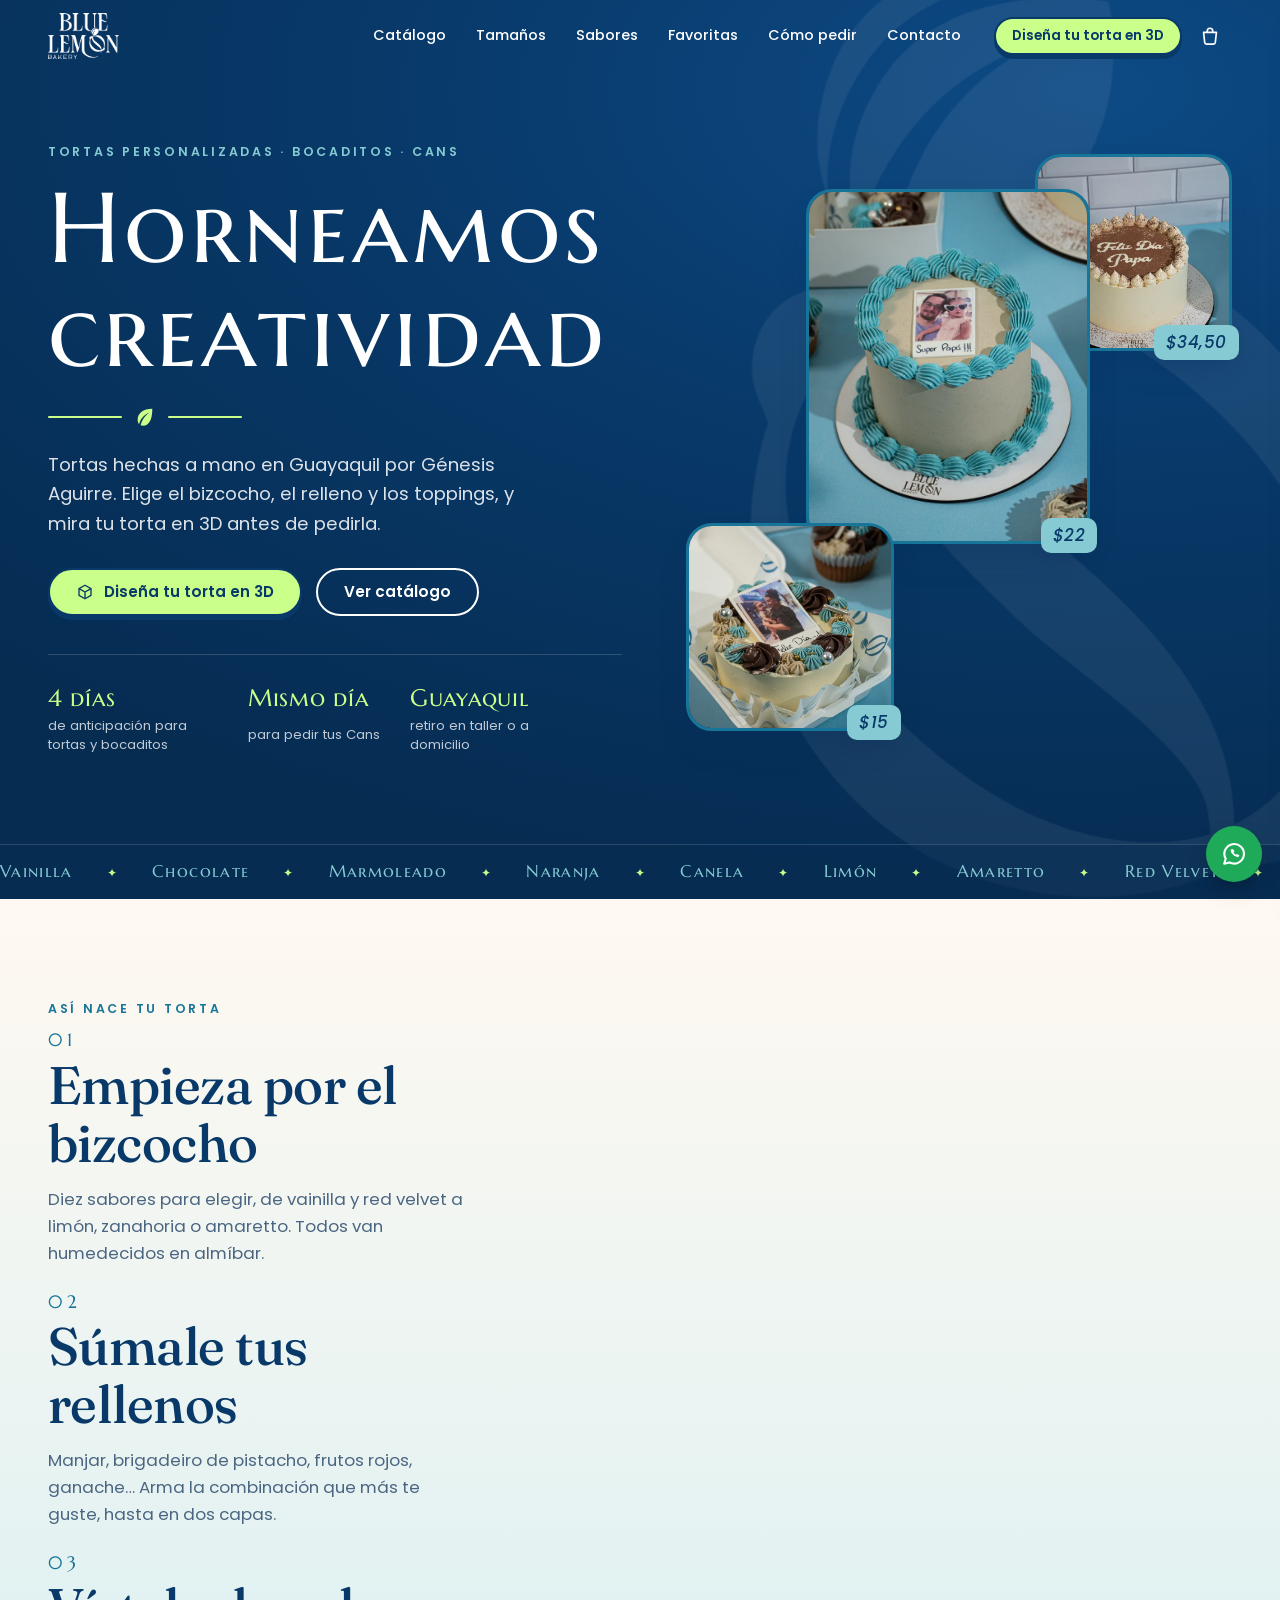
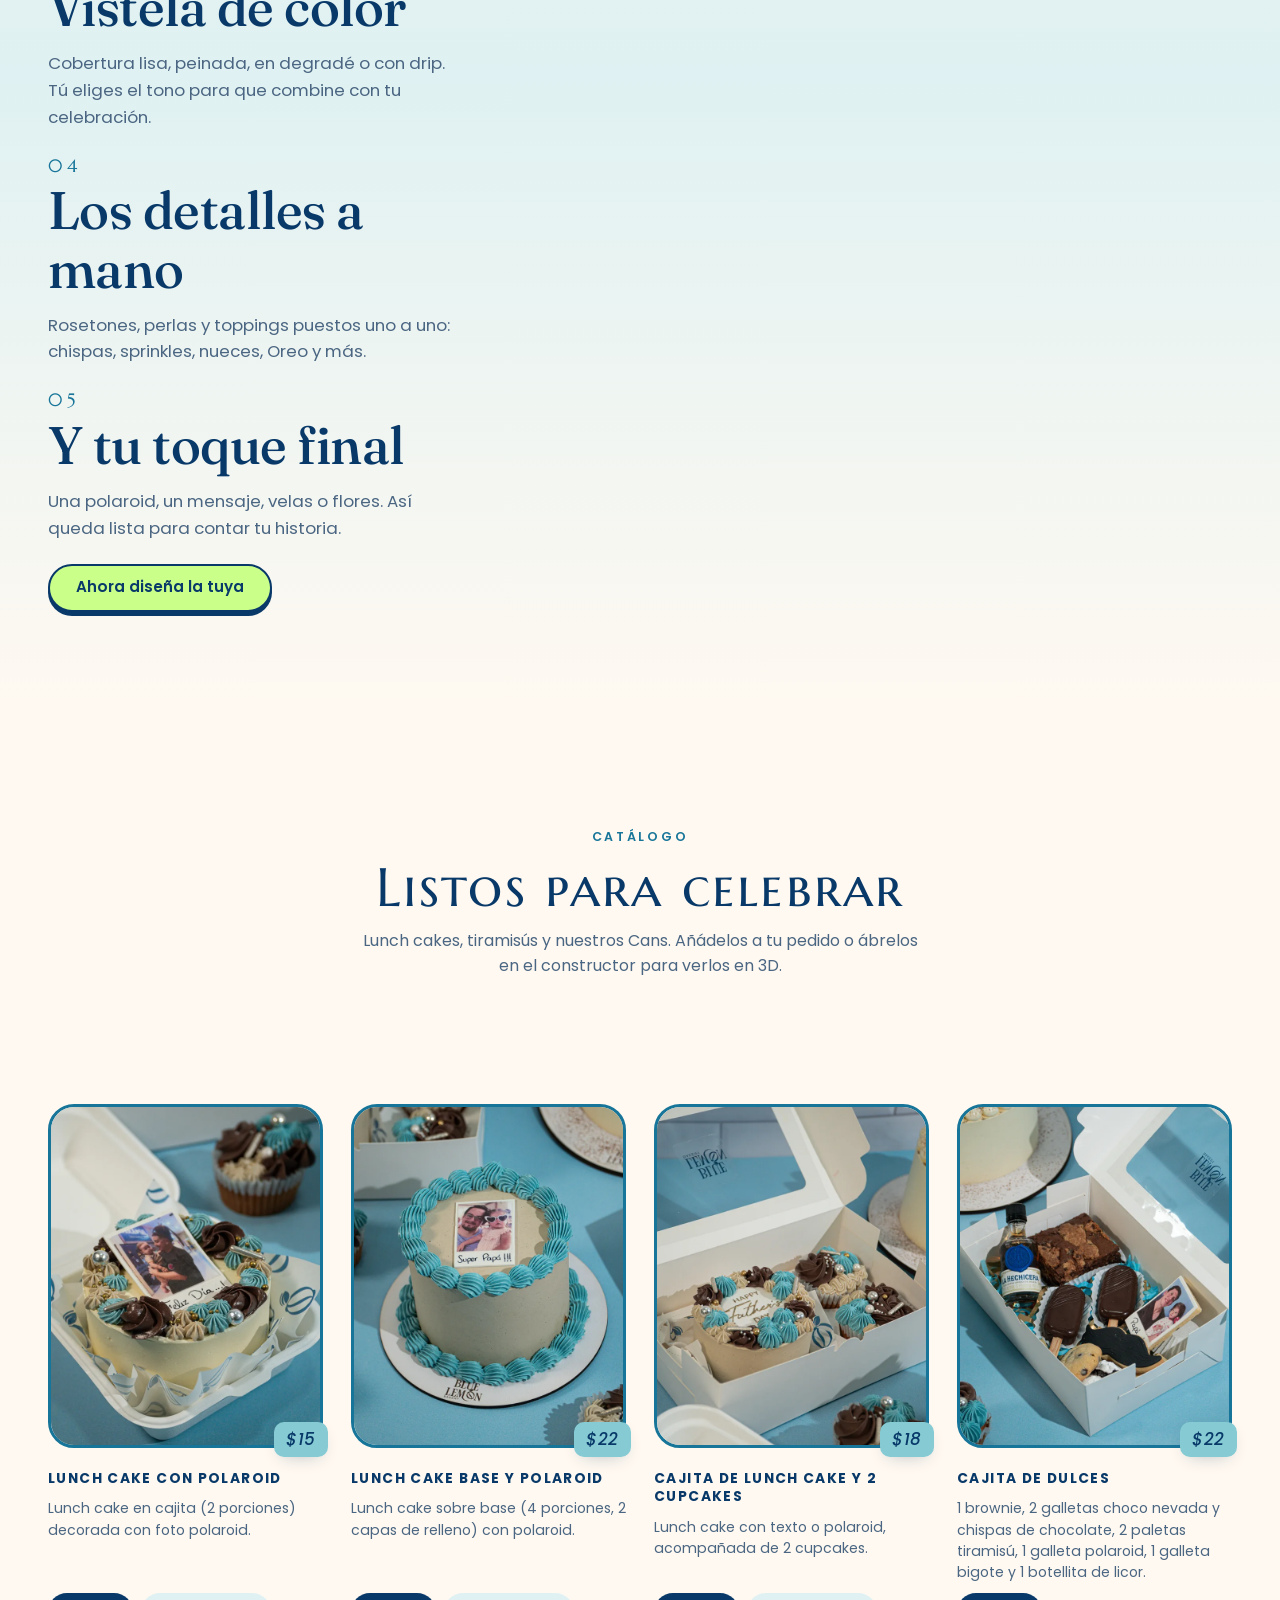
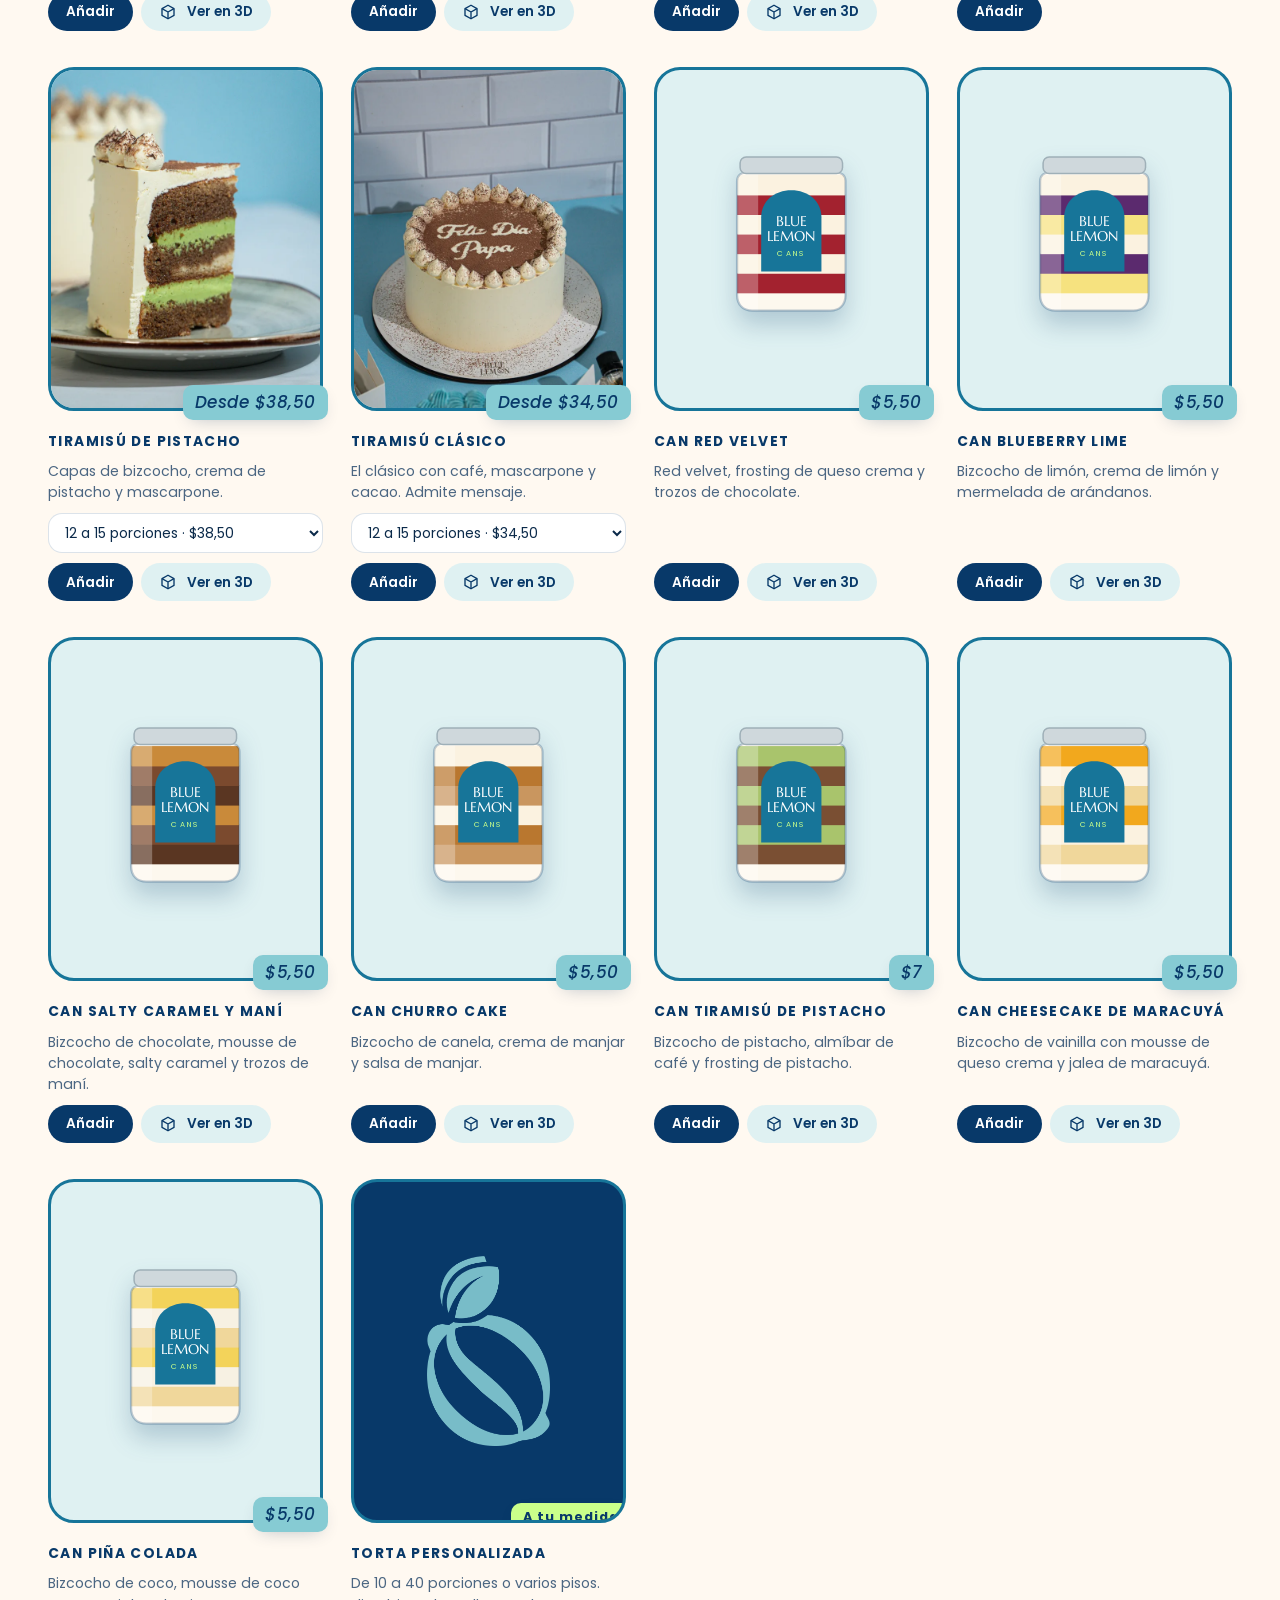
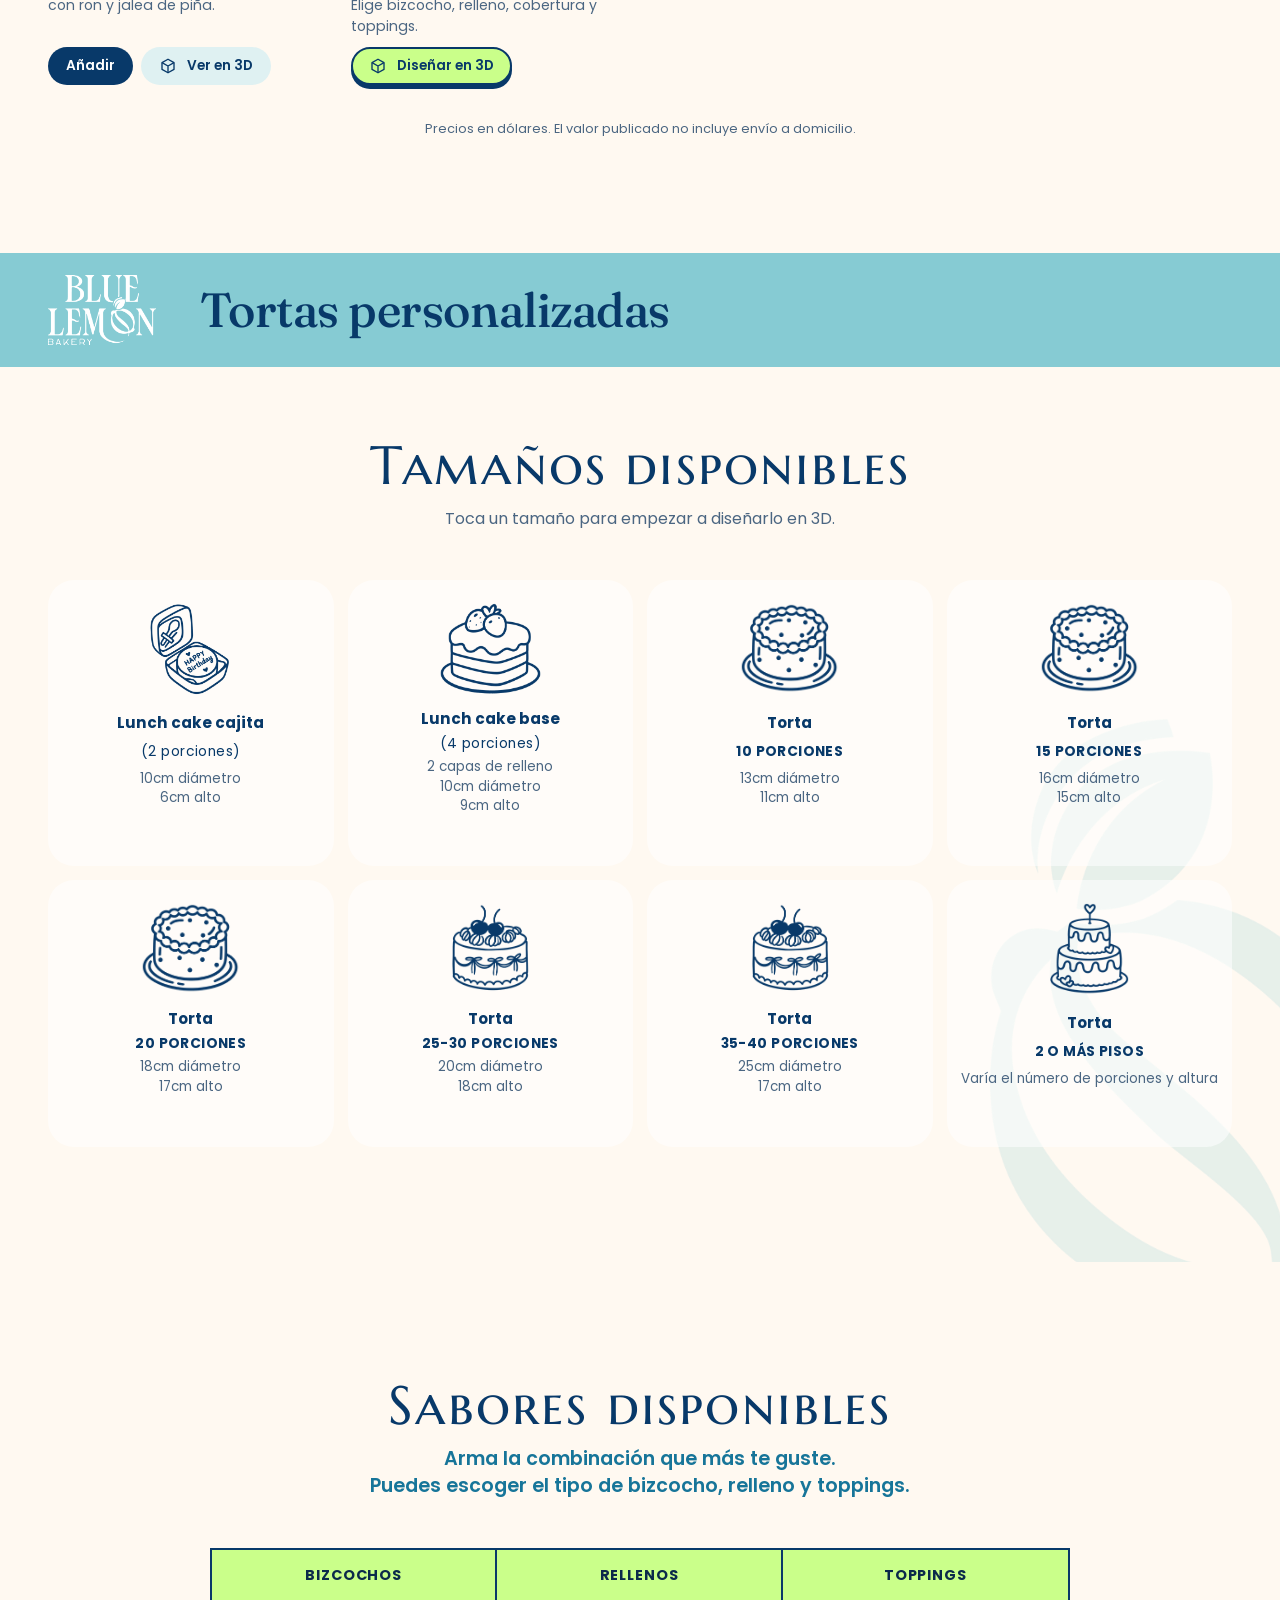
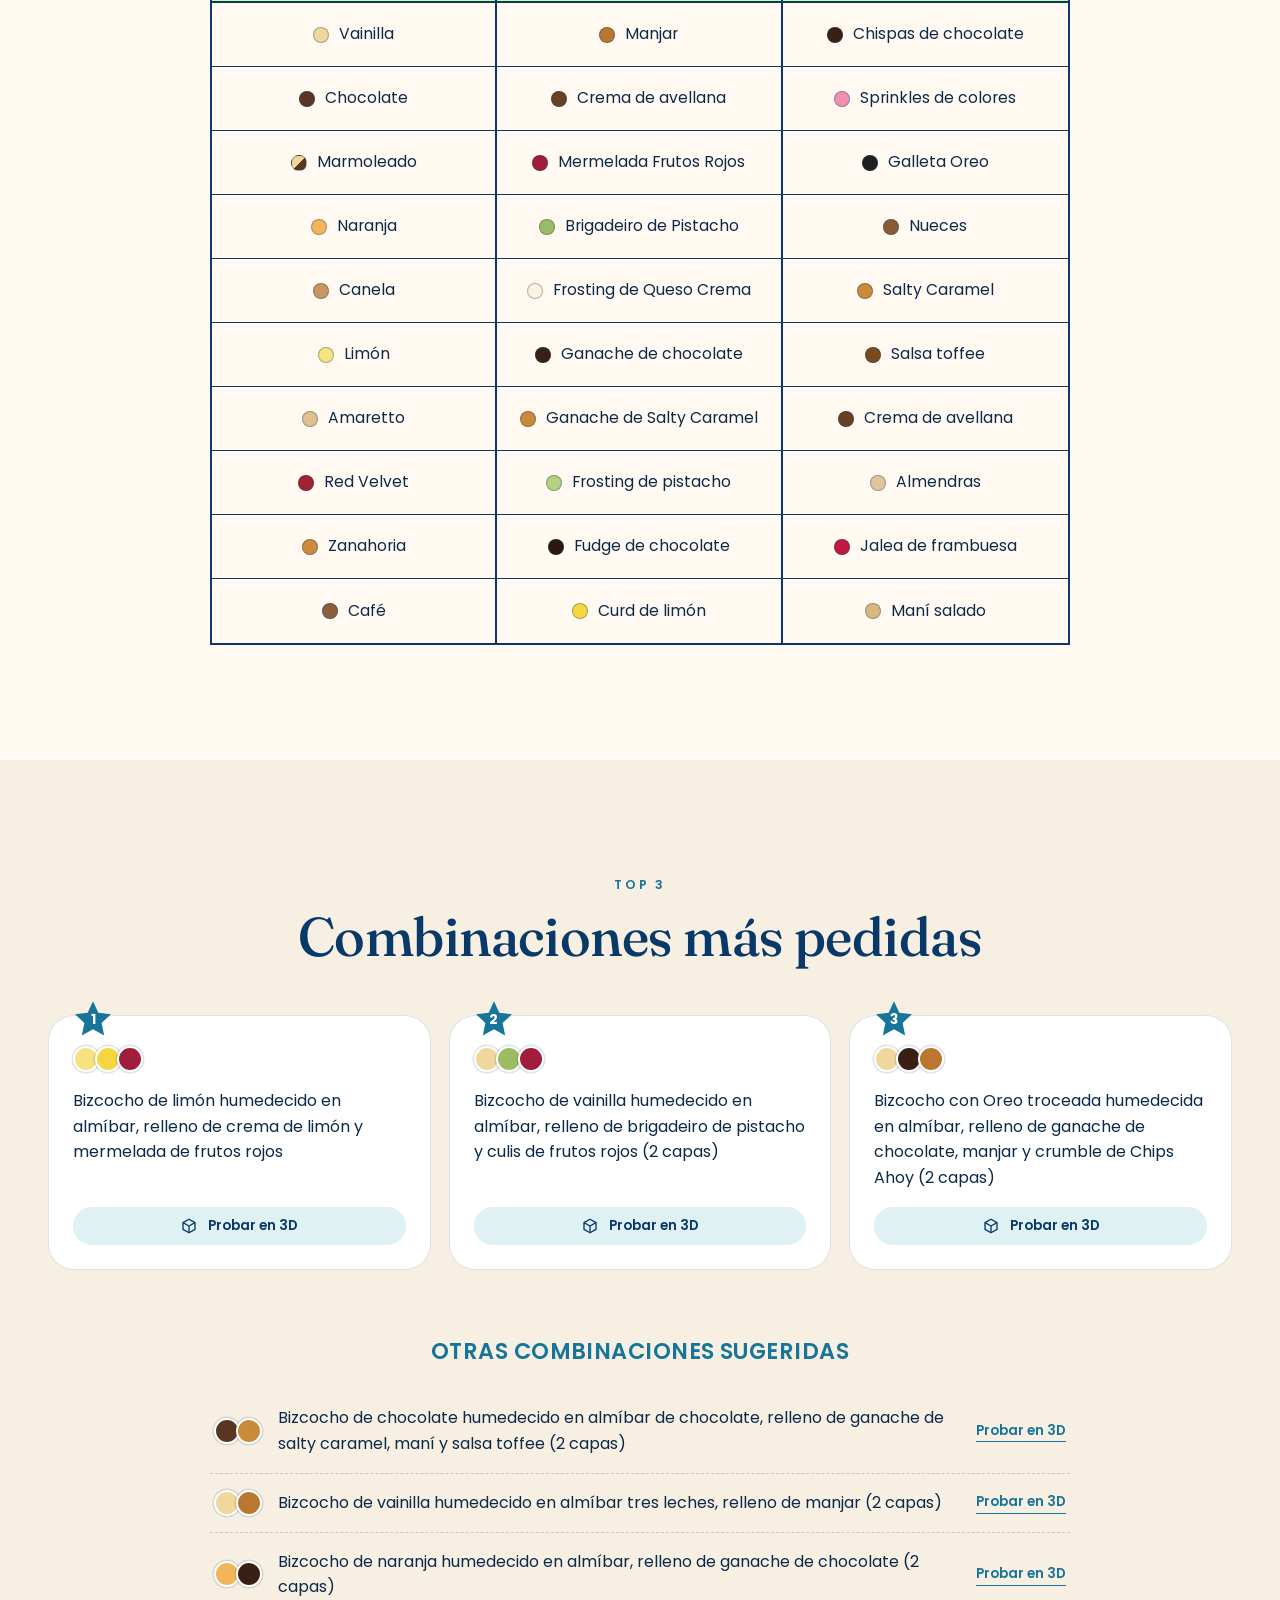
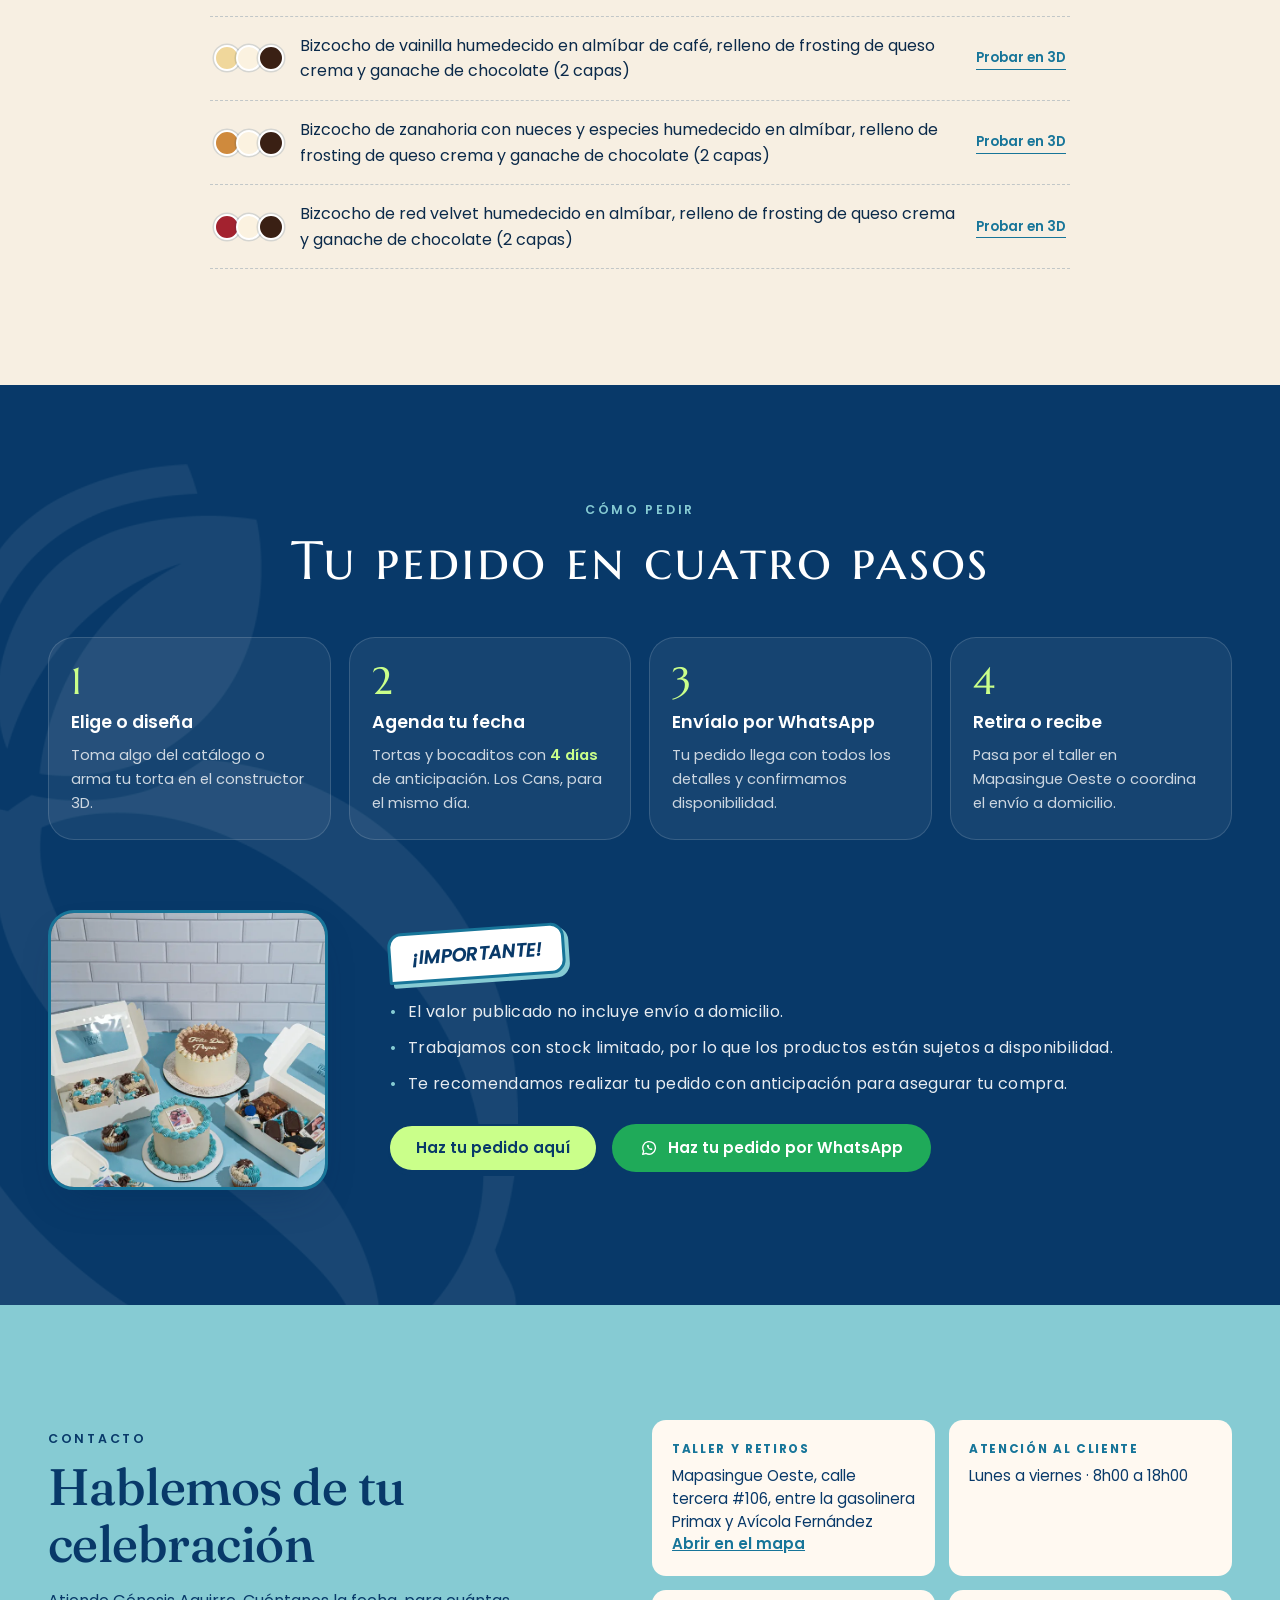
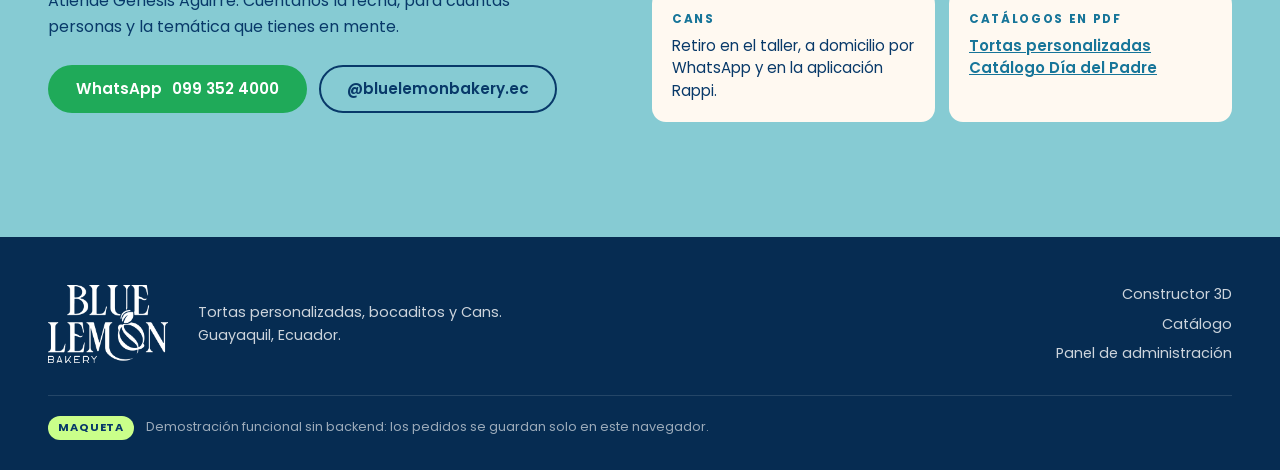
<file: index.html>
<!doctype html>
<html lang="es">
<head>
  <meta charset="utf-8">
  <meta name="viewport" content="width=device-width, initial-scale=1, viewport-fit=cover">
  <title>Blue Lemon Bakery · Tortas personalizadas en Guayaquil</title>
  <meta name="description" content="Tortas personalizadas, bocaditos y Cans hechos a mano en Guayaquil. Diseña tu torta en 3D y pídela por WhatsApp.">
  <meta name="theme-color" content="#083969">
  <meta property="og:title" content="Blue Lemon Bakery · Tortas personalizadas">
  <meta property="og:description" content="Diseña tu torta en 3D: bizcocho, relleno, cobertura y toppings. Guayaquil, Ecuador.">
  <meta property="og:image" content="assets/img/foto-coleccion.webp">
  <link rel="icon" href="assets/img/favicon.png">
  <link rel="stylesheet" href="assets/css/fonts.css">
  <link rel="stylesheet" href="assets/css/base.css">
  <link rel="stylesheet" href="assets/css/site.css">
  <script type="importmap">{ "imports": { "three": "./vendor/three/three.module.min.js" } }</script>
</head>
<body>
  <a class="sr-only" href="#catalogo">Saltar al catálogo</a>

  <header class="site-header" data-overlay>
    <div class="wrap">
      <a class="brand" href="index.html" aria-label="Blue Lemon Bakery, inicio">
        <img class="logo-white" src="assets/img/logo-white.png" alt="Blue Lemon Bakery" width="71" height="46">
        <img class="logo-navy" src="assets/img/logo-navy.png" alt="" width="71" height="46">
      </a>
      <nav class="nav" aria-label="Principal">
        <a href="#catalogo">Catálogo</a>
        <a href="#tamanos">Tamaños</a>
        <a href="#sabores">Sabores</a>
        <a href="#combinaciones">Favoritas</a>
        <a href="#pedir">Cómo pedir</a>
        <a href="#contacto">Contacto</a>
        <a class="btn btn-lime nav-cta" href="constructor.html">Diseña tu torta en 3D</a>
      </nav>
      <div class="header-actions">
        <a class="btn btn-lime btn-sm header-cta" href="constructor.html">Diseña tu torta en 3D</a>
        <button class="icon-btn" data-open-cart aria-label="Ver tu pedido">
          <svg viewBox="0 0 24 24" fill="none" stroke="currentColor" stroke-width="1.8" stroke-linecap="round" stroke-linejoin="round"><path d="M5 8h14l-1.2 11a2 2 0 0 1-2 1.8H8.2a2 2 0 0 1-2-1.8z"/><path d="M9 8V6.5a3 3 0 0 1 6 0V8"/></svg>
          <span class="cart-count" data-cart-count></span>
        </button>
        <button class="icon-btn menu-toggle" aria-label="Abrir menú" aria-expanded="false">
          <svg viewBox="0 0 24 24" fill="none" stroke="currentColor" stroke-width="2" stroke-linecap="round"><path d="M4 7h16M4 12h16M4 17h16"/></svg>
        </button>
      </div>
    </div>
  </header>

  <main>
    <!-- Portada -->
    <section class="hero" id="inicio">
      <img class="hero-mark" src="assets/img/mark-white.png" alt="" aria-hidden="true" data-parallax="0.18">
      <div class="wrap hero-grid">
        <div class="hero-copy">
          <p class="eyebrow hero-eyebrow">Tortas personalizadas · Bocaditos · Cans</p>
          <h1 class="caps">Horneamos<br>creatividad</h1>
          <div class="divider" aria-hidden="true">
            <svg viewBox="0 0 24 24" fill="currentColor"><path d="M20 3C10 3 4 8 4 15c0 2 .6 3.6 1.5 5C7 14 11 9.5 17 7c-5 3.5-8.5 8-9.8 14 .9.3 1.8.5 2.8.5 6 0 10-6 10-18.5z"/></svg>
          </div>
          <p class="hero-lead">Tortas hechas a mano en Guayaquil por Génesis Aguirre. Elige el bizcocho, el relleno y los toppings, y mira tu torta en 3D antes de pedirla.</p>
          <div class="hero-cta">
            <a class="btn btn-lime" href="constructor.html">
              <svg viewBox="0 0 24 24" fill="none" stroke="currentColor" stroke-width="1.8" stroke-linejoin="round"><path d="M12 3l8 4.5v9L12 21l-8-4.5v-9z"/><path d="M4 7.5l8 4.5 8-4.5M12 12v9"/></svg>
              Diseña tu torta en 3D
            </a>
            <a class="btn btn-ghost" href="#catalogo">Ver catálogo</a>
          </div>
          <ul class="hero-facts">
            <li><strong data-setting="anticipacion">4 días</strong><span>de anticipación para tortas y bocaditos</span></li>
            <li><strong>Mismo día</strong><span>para pedir tus Cans</span></li>
            <li><strong>Guayaquil</strong><span>retiro en taller o a domicilio</span></li>
          </ul>
        </div>
        <div class="hero-collage" aria-hidden="true">
          <canvas id="hero-canvas"></canvas>
          <figure class="frame frame-a" data-parallax="-0.06"><img src="assets/img/foto-lunchcake-base.webp" alt="" width="676" height="1200"><span class="price-tag">$22</span></figure>
          <figure class="frame frame-b" data-parallax="0.1"><img src="assets/img/foto-tiramisu-clasico.webp" alt="" width="676" height="1200"><span class="price-tag">$34,50</span></figure>
          <figure class="frame frame-c" data-parallax="-0.14"><img src="assets/img/foto-lunchcake-polaroid.webp" alt="" width="676" height="1200"><span class="price-tag">$15</span></figure>
        </div>
      </div>
      <div class="marquee" aria-hidden="true"><div class="marquee-track" id="marquee"></div></div>
    </section>

    <!-- Historia con scroll: la torta se arma en 3D -->
    <section class="story" id="como-nace" aria-label="Así nace tu torta">
      <div class="story-sticky">
        <div class="story-stage"><canvas id="story-canvas" aria-hidden="true"></canvas></div>
        <div class="wrap story-copy">
          <p class="eyebrow">Así nace tu torta</p>
          <div class="story-steps">
            <article class="story-step is-active">
              <span class="story-n caps">01</span>
              <h2 class="serif">Empieza por el bizcocho</h2>
              <p>Diez sabores para elegir, de vainilla y red velvet a limón, zanahoria o amaretto. Todos van humedecidos en almíbar.</p>
            </article>
            <article class="story-step">
              <span class="story-n caps">02</span>
              <h2 class="serif">Súmale tus rellenos</h2>
              <p>Manjar, brigadeiro de pistacho, frutos rojos, ganache… Arma la combinación que más te guste, hasta en dos capas.</p>
            </article>
            <article class="story-step">
              <span class="story-n caps">03</span>
              <h2 class="serif">Vístela de color</h2>
              <p>Cobertura lisa, peinada, en degradé o con drip. Tú eliges el tono para que combine con tu celebración.</p>
            </article>
            <article class="story-step">
              <span class="story-n caps">04</span>
              <h2 class="serif">Los detalles a mano</h2>
              <p>Rosetones, perlas y toppings puestos uno a uno: chispas, sprinkles, nueces, Oreo y más.</p>
            </article>
            <article class="story-step">
              <span class="story-n caps">05</span>
              <h2 class="serif">Y tu toque final</h2>
              <p>Una polaroid, un mensaje, velas o flores. Así queda lista para contar tu historia.</p>
              <a class="btn btn-lime" href="constructor.html">Ahora diseña la tuya</a>
            </article>
          </div>
          <div class="story-dots" aria-hidden="true"><i></i><i></i><i></i><i></i><i></i></div>
        </div>
        <p class="story-hint" aria-hidden="true">Sigue bajando <span>↓</span></p>
      </div>
    </section>

    <!-- Catálogo -->
    <section class="section" id="catalogo">
      <div class="wrap">
        <header class="section-head" data-reveal>
          <p class="eyebrow">Catálogo</p>
          <h2 class="caps">Listos para celebrar</h2>
          <p class="section-lead">Lunch cakes, tiramisús y nuestros Cans. Añádelos a tu pedido o ábrelos en el constructor para verlos en 3D.</p>
        </header>
        <div class="tabs" id="cat-tabs" role="tablist" aria-label="Categorías" data-reveal></div>
        <div class="grid-products" id="products"></div>
        <p class="note catalog-note" id="catalog-note"></p>
      </div>
    </section>

    <!-- Tamaños -->
    <section class="section section-sizes" id="tamanos">
      <div class="band">
        <div class="wrap band-inner">
          <img src="assets/img/logo-white.png" alt="" width="108" height="70">
          <h2 class="serif">Tortas personalizadas</h2>
        </div>
      </div>
      <div class="wrap">
        <header class="section-head" data-reveal>
          <h2 class="caps">Tamaños disponibles</h2>
          <p class="section-lead">Toca un tamaño para empezar a diseñarlo en 3D.</p>
        </header>
        <div class="grid-sizes" id="sizes"></div>
      </div>
      <img class="watermark" src="assets/img/mark-teal.png" alt="" aria-hidden="true">
    </section>

    <!-- Sabores -->
    <section class="section" id="sabores">
      <div class="wrap">
        <header class="section-head" data-reveal>
          <h2 class="caps">Sabores disponibles</h2>
          <p class="section-sub">Arma la combinación que más te guste.<br>Puedes escoger el tipo de bizcocho, relleno y toppings.</p>
        </header>
        <div class="flavor-table" id="flavors" data-reveal></div>
      </div>
    </section>

    <!-- Combinaciones -->
    <section class="section section-combos" id="combinaciones">
      <div class="wrap">
        <header class="section-head" data-reveal>
          <p class="eyebrow">Top 3</p>
          <h2 class="serif">Combinaciones más pedidas</h2>
        </header>
        <div class="grid-top" id="combos-top"></div>
        <h3 class="combos-title" data-reveal>Otras combinaciones sugeridas</h3>
        <ul class="combos-list" id="combos-more"></ul>
      </div>
    </section>

    <!-- Cómo pedir -->
    <section class="section section-navy" id="pedir">
      <img class="hero-mark" src="assets/img/mark-white.png" alt="" aria-hidden="true">
      <div class="wrap">
        <header class="section-head" data-reveal>
          <p class="eyebrow">Cómo pedir</p>
          <h2 class="caps">Tu pedido en cuatro pasos</h2>
        </header>
        <ol class="steps">
          <li data-reveal><span class="caps">1</span><h3>Elige o diseña</h3><p>Toma algo del catálogo o arma tu torta en el constructor 3D.</p></li>
          <li data-reveal><span class="caps">2</span><h3>Agenda tu fecha</h3><p>Tortas y bocaditos con <b data-setting="anticipacion">4 días</b> de anticipación. Los Cans, para el mismo día.</p></li>
          <li data-reveal><span class="caps">3</span><h3>Envíalo por WhatsApp</h3><p>Tu pedido llega con todos los detalles y confirmamos disponibilidad.</p></li>
          <li data-reveal><span class="caps">4</span><h3>Retira o recibe</h3><p>Pasa por el taller en Mapasingue Oeste o coordina el envío a domicilio.</p></li>
        </ol>
        <div class="important" data-reveal>
          <figure class="frame"><img src="assets/img/foto-coleccion.webp" alt="Lunch cakes, tiramisú y cajitas de Blue Lemon Bakery" width="630" height="1119" loading="lazy"></figure>
          <div>
            <span class="sticker">¡Importante!</span>
            <ul>
              <li>El valor publicado no incluye envío a domicilio.</li>
              <li>Trabajamos con stock limitado, por lo que los productos están sujetos a disponibilidad.</li>
              <li>Te recomendamos realizar tu pedido con anticipación para asegurar tu compra.</li>
              <li id="campaign-close" hidden></li>
            </ul>
            <div class="important-cta">
              <a class="btn btn-lime" href="#catalogo" data-order-here>Haz tu pedido aquí</a>
              <a class="btn btn-wa" data-wa href="#" target="_blank" rel="noopener">
                <svg viewBox="0 0 24 24" fill="none" stroke="currentColor" stroke-width="1.8" stroke-linecap="round" stroke-linejoin="round"><path d="M3.6 20.4l1.3-4.3a8.4 8.4 0 1 1 3.2 3.1z"/><path d="M9.2 8.2c-.6 2.6 3 6.3 6.4 6.5l1.1-1.5-2-1.3-1 .8c-.9-.5-1.6-1.2-2.1-2.1l.8-1L11.1 7.7z" fill="currentColor" stroke="none"/></svg>
                Haz tu pedido por WhatsApp</a>
            </div>
          </div>
        </div>
      </div>
    </section>

    <!-- Contacto -->
    <section class="section section-contact" id="contacto">
      <div class="wrap contact-grid">
        <div data-reveal>
          <p class="eyebrow">Contacto</p>
          <h2 class="serif">Hablemos de tu celebración</h2>
          <p class="section-lead">Atiende <span data-setting="chef">Génesis Aguirre</span>. Cuéntanos la fecha, para cuántas personas y la temática que tienes en mente.</p>
          <div class="contact-cta">
            <a class="btn btn-wa" data-wa href="#" target="_blank" rel="noopener">WhatsApp <span data-setting="whatsappDisplay">099 352 4000</span></a>
            <a class="btn btn-ghost" data-ig href="#" target="_blank" rel="noopener">Instagram</a>
          </div>
        </div>
        <dl class="contact-cards" data-reveal>
          <div><dt>Taller y retiros</dt><dd data-setting="direccion">Mapasingue Oeste, calle tercera #106, entre la gasolinera Primax y Avícola Fernández</dd><dd><a id="map-link" href="#" target="_blank" rel="noopener">Abrir en el mapa</a></dd></div>
          <div><dt>Atención al cliente</dt><dd data-setting="horario">Lunes a viernes · 8h00 a 18h00</dd></div>
          <div><dt>Cans</dt><dd>Retiro en el taller, a domicilio por WhatsApp y en la aplicación Rappi.</dd></div>
          <div><dt>Catálogos en PDF</dt><dd><a href="assets/catalogos/tortas-personalizadas.pdf" target="_blank" rel="noopener">Tortas personalizadas</a><br><a href="assets/catalogos/catalogo-dia-del-padre.pdf" target="_blank" rel="noopener">Catálogo Día del Padre</a></dd></div>
        </dl>
      </div>
    </section>
  </main>

  <footer class="site-footer">
    <div class="wrap footer-grid">
      <img src="assets/img/logo-white.png" alt="Blue Lemon Bakery" width="120" height="78" loading="lazy">
      <p>Tortas personalizadas, bocaditos y Cans.<br>Guayaquil, Ecuador.</p>
      <nav aria-label="Pie">
        <a href="constructor.html">Constructor 3D</a>
        <a href="#catalogo">Catálogo</a>
        <a href="admin.html">Panel de administración</a>
      </nav>
    </div>
    <div class="wrap footer-legal">
      <span class="demo-badge">Maqueta</span>
      <span>Demostración funcional sin backend: los pedidos se guardan solo en este navegador.</span>
    </div>
  </footer>

  <a class="fab-wa" data-wa href="#" target="_blank" rel="noopener" aria-label="Escribir por WhatsApp">
    <svg viewBox="0 0 24 24" fill="none" stroke="currentColor" stroke-width="1.8" stroke-linecap="round" stroke-linejoin="round"><path d="M3.6 20.4l1.3-4.3a8.4 8.4 0 1 1 3.2 3.1z"/><path d="M9.2 8.2c-.6 2.6 3 6.3 6.4 6.5l1.1-1.5-2-1.3-1 .8c-.9-.5-1.6-1.2-2.1-2.1l.8-1L11.1 7.7z" fill="currentColor" stroke="none"/></svg>
  </a>

  <script type="module" src="assets/js/site.js"></script>
</body>
</html>
</file>
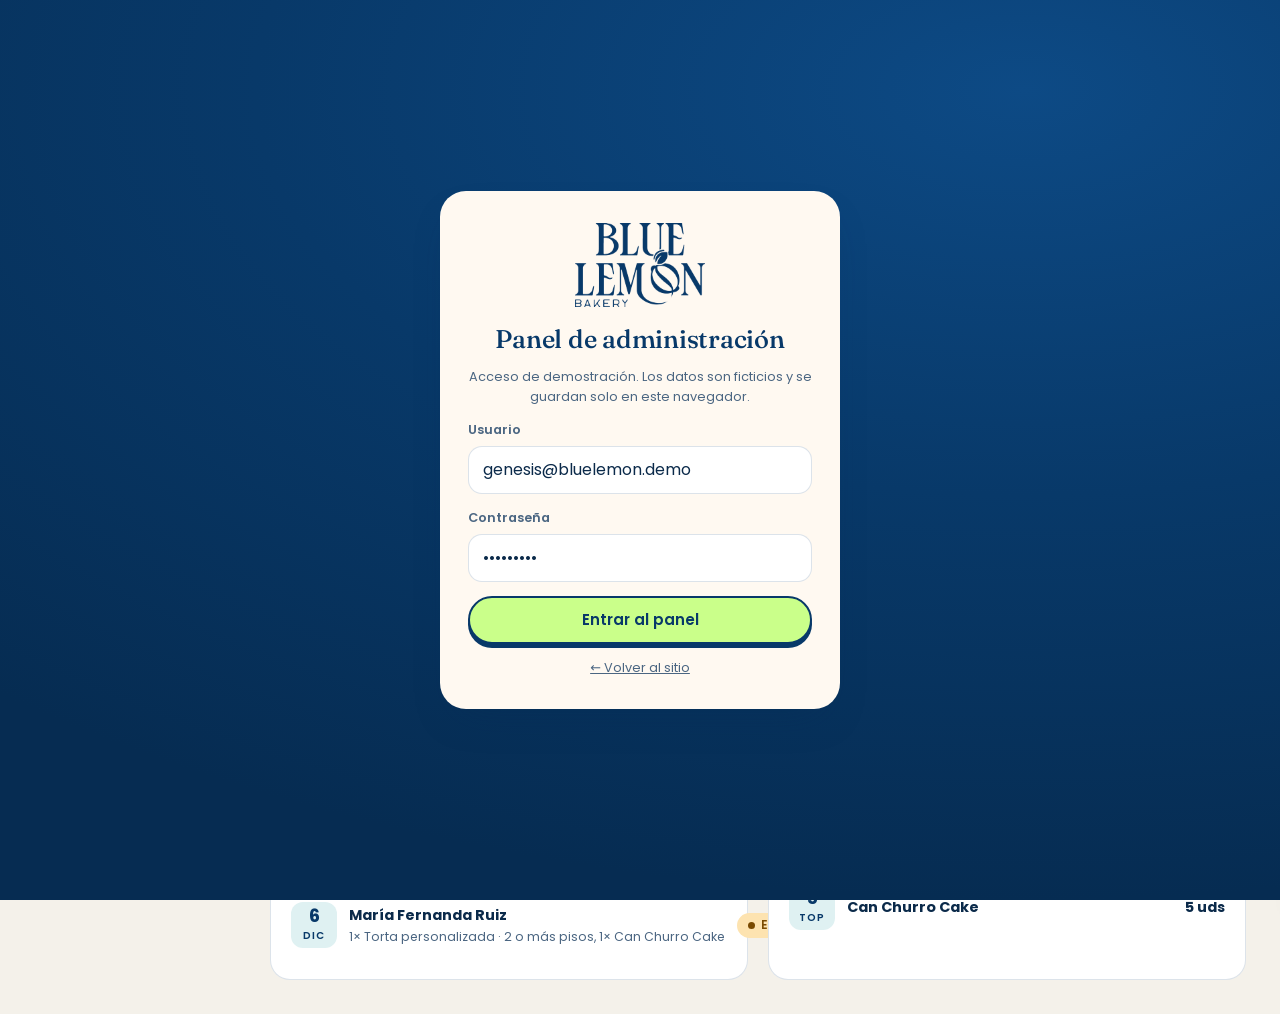
<file: admin.html>
<!doctype html>
<html lang="es">
<head>
  <meta charset="utf-8">
  <meta name="viewport" content="width=device-width, initial-scale=1, viewport-fit=cover">
  <title>Panel de administración · Blue Lemon Bakery</title>
  <meta name="robots" content="noindex">
  <meta name="theme-color" content="#083969">
  <link rel="icon" href="assets/img/favicon.png">
  <link rel="stylesheet" href="assets/css/fonts.css">
  <link rel="stylesheet" href="assets/css/base.css">
  <link rel="stylesheet" href="assets/css/admin.css">
  <script type="importmap">{ "imports": { "three": "./vendor/three/three.module.min.js" } }</script>
</head>
<body class="admin">
  <!-- Acceso de demostración: no hay autenticación real en la maqueta -->
  <div class="login" id="login">
    <form class="login-card" id="login-form">
      <img src="assets/img/logo-navy.png" alt="Blue Lemon Bakery" width="130" height="84">
      <h1 class="serif">Panel de administración</h1>
      <p class="note">Acceso de demostración. Los datos son ficticios y se guardan solo en este navegador.</p>
      <label class="field"><span>Usuario</span><input class="input" name="user" value="genesis@bluelemon.demo" autocomplete="off"></label>
      <label class="field"><span>Contraseña</span><input class="input" type="password" name="pass" value="demo-demo" autocomplete="off"></label>
      <button class="btn btn-lime btn-block" type="submit">Entrar al panel</button>
      <a class="note" href="index.html">← Volver al sitio</a>
    </form>
  </div>

  <aside class="side" id="side">
    <a class="side-brand" href="index.html" title="Ir al sitio"><img src="assets/img/logo-white.png" alt="Blue Lemon Bakery" width="96" height="62"></a>
    <nav class="side-nav" id="side-nav" aria-label="Secciones del panel"></nav>
    <div class="side-foot">
      <a class="btn btn-ghost btn-sm btn-block" href="index.html" target="_blank" rel="noopener">Ver sitio público</a>
      <span class="demo-badge">Datos de demostración</span>
    </div>
  </aside>

  <div class="main">
    <header class="top">
      <button class="icon-btn side-toggle" id="side-toggle" aria-label="Abrir menú">
        <svg viewBox="0 0 24 24" fill="none" stroke="currentColor" stroke-width="2" stroke-linecap="round"><path d="M4 7h16M4 12h16M4 17h16"/></svg>
      </button>
      <div>
        <h1 class="serif" id="view-title">Resumen</h1>
        <p class="note" id="view-sub"></p>
      </div>
      <div class="top-actions" id="top-actions"></div>
    </header>
    <main id="view" class="view"></main>
  </div>

  <div class="scrim" id="scrim"></div>
  <aside class="drawer drawer-wide" id="drawer" aria-label="Detalle"></aside>
  <div class="modal" id="modal" role="dialog" aria-modal="true"><div class="modal-card" id="modal-card"></div></div>

  <script type="module" src="assets/js/admin.js"></script>
</body>
</html>
</file>
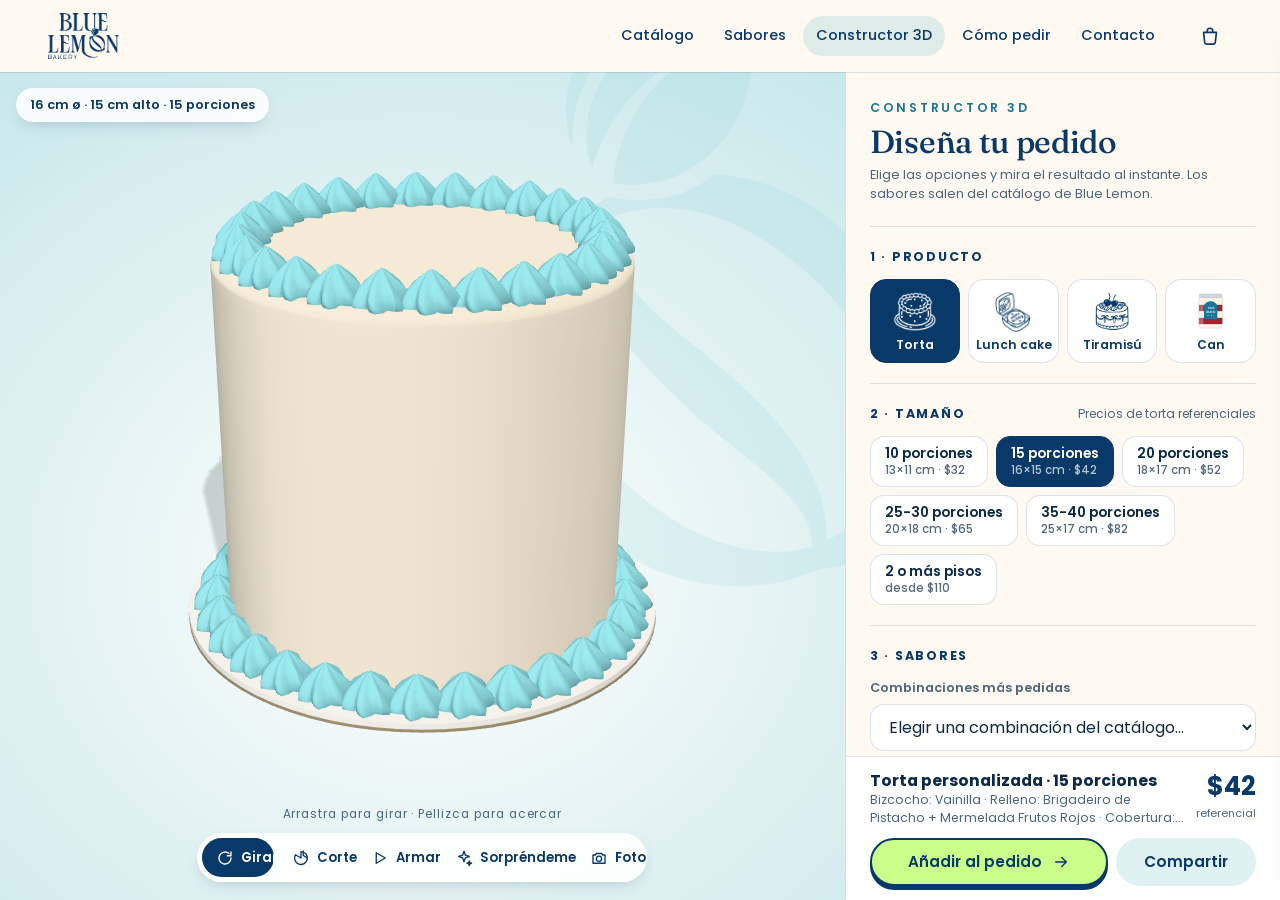
<file: constructor.html>
<!doctype html>
<html lang="es">
<head>
  <meta charset="utf-8">
  <meta name="viewport" content="width=device-width, initial-scale=1, viewport-fit=cover">
  <title>Constructor 3D · Blue Lemon Bakery</title>
  <meta name="description" content="Diseña tu torta de Blue Lemon Bakery en 3D: tamaño, bizcocho, rellenos, cobertura, toppings y mensaje.">
  <meta name="theme-color" content="#083969">
  <link rel="icon" href="assets/img/favicon.png">
  <link rel="stylesheet" href="assets/css/fonts.css">
  <link rel="stylesheet" href="assets/css/base.css">
  <link rel="stylesheet" href="assets/css/builder.css">
  <script type="importmap">{ "imports": { "three": "./vendor/three/three.module.min.js" } }</script>
</head>
<body class="builder-page">
  <header class="site-header is-solid">
    <div class="wrap">
      <a class="brand" href="index.html" aria-label="Blue Lemon Bakery, inicio">
        <img class="logo-navy" src="assets/img/logo-navy.png" alt="Blue Lemon Bakery" width="71" height="46">
      </a>
      <nav class="nav" aria-label="Principal">
        <a href="index.html#catalogo">Catálogo</a>
        <a href="index.html#sabores">Sabores</a>
        <a href="constructor.html" aria-current="page">Constructor 3D</a>
        <a href="index.html#pedir">Cómo pedir</a>
        <a href="index.html#contacto">Contacto</a>
      </nav>
      <div class="header-actions">
        <button class="icon-btn" data-open-cart aria-label="Ver tu pedido">
          <svg viewBox="0 0 24 24" fill="none" stroke="currentColor" stroke-width="1.8" stroke-linecap="round" stroke-linejoin="round"><path d="M5 8h14l-1.2 11a2 2 0 0 1-2 1.8H8.2a2 2 0 0 1-2-1.8z"/><path d="M9 8V6.5a3 3 0 0 1 6 0V8"/></svg>
          <span class="cart-count" data-cart-count></span>
        </button>
        <button class="icon-btn menu-toggle" aria-label="Abrir menú" aria-expanded="false">
          <svg viewBox="0 0 24 24" fill="none" stroke="currentColor" stroke-width="2" stroke-linecap="round"><path d="M4 7h16M4 12h16M4 17h16"/></svg>
        </button>
      </div>
    </div>
  </header>

  <main class="builder">
    <section class="stage" aria-label="Vista 3D de tu diseño">
      <img class="stage-mark" src="assets/img/mark-teal.png" alt="" aria-hidden="true">
      <canvas id="stage-canvas" aria-label="Modelo 3D. Arrastra para girar, pellizca o usa la rueda para acercar."></canvas>
      <div class="stage-fallback" id="stage-fallback" hidden>
        <img src="assets/img/mark-navy.png" alt="">
        <p>Tu navegador no pudo iniciar la vista 3D. Puedes seguir eligiendo opciones: el resumen y el precio se actualizan igual.</p>
      </div>
      <div class="stage-top">
        <span class="chip-dims" id="dims"></span>
      </div>
      <div class="stage-tools" role="toolbar" aria-label="Controles de la vista">
        <button class="tool" id="t-rotate" aria-pressed="true" title="Girar automáticamente">
          <svg viewBox="0 0 24 24" fill="none" stroke="currentColor" stroke-width="1.8" stroke-linecap="round" stroke-linejoin="round"><path d="M20 12a8 8 0 1 1-2.6-5.9"/><path d="M20 4v5h-5"/></svg><span>Girar</span></button>
        <button class="tool" id="t-cut" aria-pressed="false" title="Ver las capas por dentro">
          <svg viewBox="0 0 24 24" fill="none" stroke="currentColor" stroke-width="1.8" stroke-linecap="round" stroke-linejoin="round"><path d="M12 12L4.5 7.7A8.6 8.6 0 1 0 12 3.4z"/><path d="M15 2.5v6.2l5.4 3.1"/></svg><span>Corte</span></button>
        <button class="tool" id="t-build" title="Ver cómo se arma">
          <svg viewBox="0 0 24 24" fill="none" stroke="currentColor" stroke-width="1.8" stroke-linecap="round" stroke-linejoin="round"><path d="M7 5l12 7-12 7z"/></svg><span>Armar</span></button>
        <button class="tool" id="t-random" title="Sorpréndeme">
          <svg viewBox="0 0 24 24" fill="none" stroke="currentColor" stroke-width="1.8" stroke-linecap="round" stroke-linejoin="round"><path d="M12 3l1.9 5.2L19 10l-5.1 1.8L12 17l-1.9-5.2L5 10l5.1-1.8z"/><path d="M19 16l.8 2.2L22 19l-2.2.8L19 22l-.8-2.2L16 19l2.2-.8z"/></svg><span>Sorpréndeme</span></button>
        <button class="tool" id="t-photo" title="Descargar imagen">
          <svg viewBox="0 0 24 24" fill="none" stroke="currentColor" stroke-width="1.8" stroke-linecap="round" stroke-linejoin="round"><path d="M4 8h3l1.5-2h7L17 8h3v11H4z"/><circle cx="12" cy="13" r="3.5"/></svg><span>Foto</span></button>
      </div>
      <p class="stage-hint" id="stage-hint">Arrastra para girar · Pellizca para acercar</p>
    </section>

    <section class="panel" aria-label="Opciones">
      <div class="panel-scroll">
        <header class="panel-head">
          <p class="eyebrow">Constructor 3D</p>
          <h1 class="serif">Diseña tu pedido</h1>
          <p class="note">Elige las opciones y mira el resultado al instante. Los sabores salen del catálogo de Blue Lemon.</p>
        </header>
        <div id="options"></div>
      </div>
      <footer class="summary" id="summary"></footer>
    </section>
  </main>

  <script type="module" src="assets/js/builder.js"></script>
</body>
</html>
</file>
<file: assets/css/fonts.css>
/* Tipografías alojadas en el sitio (Google Fonts, licencia OFL): Poppins, Marcellus SC, Fraunces y Dancing Script. */
/* latin-ext */
@font-face {
  font-family: 'Dancing Script';
  font-style: normal;
  font-weight: 700;
  font-display: swap;
  src: url(../fonts/dancing-script-normal-700-latin-ext.woff2) format('woff2');
  unicode-range: U+0100-02BA, U+02BD-02C5, U+02C7-02CC, U+02CE-02D7, U+02DD-02FF, U+0304, U+0308, U+0329, U+1D00-1DBF, U+1E00-1E9F, U+1EF2-1EFF, U+2020, U+20A0-20AB, U+20AD-20C4, U+2113, U+2C60-2C7F, U+A720-A7FF;
}
/* latin */
@font-face {
  font-family: 'Dancing Script';
  font-style: normal;
  font-weight: 700;
  font-display: swap;
  src: url(../fonts/dancing-script-normal-700-latin.woff2) format('woff2');
  unicode-range: U+0000-00FF, U+0131, U+0152-0153, U+02BB-02BC, U+02C6, U+02DA, U+02DC, U+0304, U+0308, U+0329, U+2000-206F, U+20AC, U+2122, U+2191, U+2193, U+2212, U+2215, U+FEFF, U+FFFD;
}
/* latin-ext */
@font-face {
  font-family: 'Fraunces';
  font-style: normal;
  font-weight: 500;
  font-display: swap;
  src: url(../fonts/fraunces-normal-500-latin-ext.woff2) format('woff2');
  unicode-range: U+0100-02BA, U+02BD-02C5, U+02C7-02CC, U+02CE-02D7, U+02DD-02FF, U+0304, U+0308, U+0329, U+1D00-1DBF, U+1E00-1E9F, U+1EF2-1EFF, U+2020, U+20A0-20AB, U+20AD-20C4, U+2113, U+2C60-2C7F, U+A720-A7FF;
}
/* latin */
@font-face {
  font-family: 'Fraunces';
  font-style: normal;
  font-weight: 500;
  font-display: swap;
  src: url(../fonts/fraunces-normal-500-latin.woff2) format('woff2');
  unicode-range: U+0000-00FF, U+0131, U+0152-0153, U+02BB-02BC, U+02C6, U+02DA, U+02DC, U+0304, U+0308, U+0329, U+2000-206F, U+20AC, U+2122, U+2191, U+2193, U+2212, U+2215, U+FEFF, U+FFFD;
}
/* latin-ext */
@font-face {
  font-family: 'Fraunces';
  font-style: normal;
  font-weight: 600;
  font-display: swap;
  src: url(../fonts/fraunces-normal-500-latin-ext.woff2) format('woff2');
  unicode-range: U+0100-02BA, U+02BD-02C5, U+02C7-02CC, U+02CE-02D7, U+02DD-02FF, U+0304, U+0308, U+0329, U+1D00-1DBF, U+1E00-1E9F, U+1EF2-1EFF, U+2020, U+20A0-20AB, U+20AD-20C4, U+2113, U+2C60-2C7F, U+A720-A7FF;
}
/* latin */
@font-face {
  font-family: 'Fraunces';
  font-style: normal;
  font-weight: 600;
  font-display: swap;
  src: url(../fonts/fraunces-normal-500-latin.woff2) format('woff2');
  unicode-range: U+0000-00FF, U+0131, U+0152-0153, U+02BB-02BC, U+02C6, U+02DA, U+02DC, U+0304, U+0308, U+0329, U+2000-206F, U+20AC, U+2122, U+2191, U+2193, U+2212, U+2215, U+FEFF, U+FFFD;
}
/* latin-ext */
@font-face {
  font-family: 'Marcellus SC';
  font-style: normal;
  font-weight: 400;
  font-display: swap;
  src: url(../fonts/marcellus-sc-normal-400-latin-ext.woff2) format('woff2');
  unicode-range: U+0100-02BA, U+02BD-02C5, U+02C7-02CC, U+02CE-02D7, U+02DD-02FF, U+0304, U+0308, U+0329, U+1D00-1DBF, U+1E00-1E9F, U+1EF2-1EFF, U+2020, U+20A0-20AB, U+20AD-20C4, U+2113, U+2C60-2C7F, U+A720-A7FF;
}
/* latin */
@font-face {
  font-family: 'Marcellus SC';
  font-style: normal;
  font-weight: 400;
  font-display: swap;
  src: url(../fonts/marcellus-sc-normal-400-latin.woff2) format('woff2');
  unicode-range: U+0000-00FF, U+0131, U+0152-0153, U+02BB-02BC, U+02C6, U+02DA, U+02DC, U+0304, U+0308, U+0329, U+2000-206F, U+20AC, U+2122, U+2191, U+2193, U+2212, U+2215, U+FEFF, U+FFFD;
}
/* latin-ext */
@font-face {
  font-family: 'Poppins';
  font-style: italic;
  font-weight: 500;
  font-display: swap;
  src: url(../fonts/poppins-italic-500-latin-ext.woff2) format('woff2');
  unicode-range: U+0100-02BA, U+02BD-02C5, U+02C7-02CC, U+02CE-02D7, U+02DD-02FF, U+0304, U+0308, U+0329, U+1D00-1DBF, U+1E00-1E9F, U+1EF2-1EFF, U+2020, U+20A0-20AB, U+20AD-20C4, U+2113, U+2C60-2C7F, U+A720-A7FF;
}
/* latin */
@font-face {
  font-family: 'Poppins';
  font-style: italic;
  font-weight: 500;
  font-display: swap;
  src: url(../fonts/poppins-italic-500-latin.woff2) format('woff2');
  unicode-range: U+0000-00FF, U+0131, U+0152-0153, U+02BB-02BC, U+02C6, U+02DA, U+02DC, U+0304, U+0308, U+0329, U+2000-206F, U+20AC, U+2122, U+2191, U+2193, U+2212, U+2215, U+FEFF, U+FFFD;
}
/* latin-ext */
@font-face {
  font-family: 'Poppins';
  font-style: normal;
  font-weight: 400;
  font-display: swap;
  src: url(../fonts/poppins-normal-400-latin-ext.woff2) format('woff2');
  unicode-range: U+0100-02BA, U+02BD-02C5, U+02C7-02CC, U+02CE-02D7, U+02DD-02FF, U+0304, U+0308, U+0329, U+1D00-1DBF, U+1E00-1E9F, U+1EF2-1EFF, U+2020, U+20A0-20AB, U+20AD-20C4, U+2113, U+2C60-2C7F, U+A720-A7FF;
}
/* latin */
@font-face {
  font-family: 'Poppins';
  font-style: normal;
  font-weight: 400;
  font-display: swap;
  src: url(../fonts/poppins-normal-400-latin.woff2) format('woff2');
  unicode-range: U+0000-00FF, U+0131, U+0152-0153, U+02BB-02BC, U+02C6, U+02DA, U+02DC, U+0304, U+0308, U+0329, U+2000-206F, U+20AC, U+2122, U+2191, U+2193, U+2212, U+2215, U+FEFF, U+FFFD;
}
/* latin-ext */
@font-face {
  font-family: 'Poppins';
  font-style: normal;
  font-weight: 500;
  font-display: swap;
  src: url(../fonts/poppins-normal-500-latin-ext.woff2) format('woff2');
  unicode-range: U+0100-02BA, U+02BD-02C5, U+02C7-02CC, U+02CE-02D7, U+02DD-02FF, U+0304, U+0308, U+0329, U+1D00-1DBF, U+1E00-1E9F, U+1EF2-1EFF, U+2020, U+20A0-20AB, U+20AD-20C4, U+2113, U+2C60-2C7F, U+A720-A7FF;
}
/* latin */
@font-face {
  font-family: 'Poppins';
  font-style: normal;
  font-weight: 500;
  font-display: swap;
  src: url(../fonts/poppins-normal-500-latin.woff2) format('woff2');
  unicode-range: U+0000-00FF, U+0131, U+0152-0153, U+02BB-02BC, U+02C6, U+02DA, U+02DC, U+0304, U+0308, U+0329, U+2000-206F, U+20AC, U+2122, U+2191, U+2193, U+2212, U+2215, U+FEFF, U+FFFD;
}
/* latin-ext */
@font-face {
  font-family: 'Poppins';
  font-style: normal;
  font-weight: 600;
  font-display: swap;
  src: url(../fonts/poppins-normal-600-latin-ext.woff2) format('woff2');
  unicode-range: U+0100-02BA, U+02BD-02C5, U+02C7-02CC, U+02CE-02D7, U+02DD-02FF, U+0304, U+0308, U+0329, U+1D00-1DBF, U+1E00-1E9F, U+1EF2-1EFF, U+2020, U+20A0-20AB, U+20AD-20C4, U+2113, U+2C60-2C7F, U+A720-A7FF;
}
/* latin */
@font-face {
  font-family: 'Poppins';
  font-style: normal;
  font-weight: 600;
  font-display: swap;
  src: url(../fonts/poppins-normal-600-latin.woff2) format('woff2');
  unicode-range: U+0000-00FF, U+0131, U+0152-0153, U+02BB-02BC, U+02C6, U+02DA, U+02DC, U+0304, U+0308, U+0329, U+2000-206F, U+20AC, U+2122, U+2191, U+2193, U+2212, U+2215, U+FEFF, U+FFFD;
}
/* latin-ext */
@font-face {
  font-family: 'Poppins';
  font-style: normal;
  font-weight: 700;
  font-display: swap;
  src: url(../fonts/poppins-normal-700-latin-ext.woff2) format('woff2');
  unicode-range: U+0100-02BA, U+02BD-02C5, U+02C7-02CC, U+02CE-02D7, U+02DD-02FF, U+0304, U+0308, U+0329, U+1D00-1DBF, U+1E00-1E9F, U+1EF2-1EFF, U+2020, U+20A0-20AB, U+20AD-20C4, U+2113, U+2C60-2C7F, U+A720-A7FF;
}
/* latin */
@font-face {
  font-family: 'Poppins';
  font-style: normal;
  font-weight: 700;
  font-display: swap;
  src: url(../fonts/poppins-normal-700-latin.woff2) format('woff2');
  unicode-range: U+0000-00FF, U+0131, U+0152-0153, U+02BB-02BC, U+02C6, U+02DA, U+02DC, U+0304, U+0308, U+0329, U+2000-206F, U+20AC, U+2122, U+2191, U+2193, U+2212, U+2215, U+FEFF, U+FFFD;
}
</file>
<file: assets/css/base.css>
/* Blue Lemon Bakery — base compartida: tokens de marca, tipografía, botones, formularios, cajón y modal. */

:root {
  --navy: #083969;
  --navy-deep: #062c52;
  --navy-soft: #0d4a85;
  --blue: #177599;
  --teal: #86cbd3;
  --teal-100: #dff1f2;
  --teal-200: #c4e6e9;
  --cream: #fff9f1;
  --cream-2: #f7efe2;
  --lime: #caff8a;
  --lime-deep: #b4ef6a;
  --ink: #0b2a4a;
  --muted: #4b6682;
  --line: rgba(8, 57, 105, 0.14);
  --danger: #b3261e;
  --white: #fff;

  --font-body: 'Poppins', system-ui, -apple-system, 'Segoe UI', sans-serif;
  --font-caps: 'Marcellus SC', 'Marcellus', Georgia, serif;
  --font-serif: 'Fraunces', Georgia, serif;

  --radius: 26px;
  --radius-sm: 14px;
  --shadow: 0 18px 40px -18px rgba(6, 44, 82, 0.35);
  --shadow-sm: 0 6px 18px -8px rgba(6, 44, 82, 0.3);
  --header-h: 72px;
  --gutter: clamp(18px, 4vw, 48px);
  --max: 1200px;
  --ease: cubic-bezier(0.22, 1, 0.36, 1);
}

*, *::before, *::after { box-sizing: border-box; }
html { scroll-behavior: smooth; -webkit-text-size-adjust: 100%; }
body {
  margin: 0;
  font-family: var(--font-body);
  font-size: 16px;
  line-height: 1.6;
  color: var(--ink);
  background: var(--cream);
  -webkit-font-smoothing: antialiased;
}
img, svg, canvas { display: block; max-width: 100%; }
a { color: inherit; }
button, input, select, textarea { font: inherit; color: inherit; }
button { cursor: pointer; }
h1, h2, h3, h4, p { margin: 0; }
ul, ol { margin: 0; padding: 0; list-style: none; }
[hidden] { display: none !important; }
:focus-visible { outline: 3px solid var(--blue); outline-offset: 3px; border-radius: 6px; }

.wrap { width: min(100% - var(--gutter) * 2, var(--max)); margin-inline: auto; }
.sr-only { position: absolute; width: 1px; height: 1px; overflow: hidden; clip-path: inset(50%); white-space: nowrap; }

/* Tipografía de marca */
.caps { font-family: var(--font-caps); font-weight: 400; letter-spacing: 0.04em; line-height: 1.05; }
.serif { font-family: var(--font-serif); font-weight: 500; letter-spacing: -0.01em; line-height: 1.1; }
.eyebrow { font-size: 0.78rem; font-weight: 600; letter-spacing: 0.22em; text-transform: uppercase; color: var(--blue); }
.label-caps { font-weight: 700; font-size: 0.82rem; letter-spacing: 0.12em; text-transform: uppercase; }

/* Separador del catálogo: línea — hoja — línea */
.divider { display: flex; align-items: center; gap: 12px; color: var(--lime); }
.divider::before, .divider::after { content: ''; height: 2px; width: 74px; background: currentColor; border-radius: 2px; }
.divider svg { width: 22px; height: 22px; }

/* Botones */
.btn {
  display: inline-flex; align-items: center; justify-content: center; gap: 10px;
  min-height: 48px; padding: 0 26px;
  border: 2px solid transparent; border-radius: 999px;
  font-weight: 600; font-size: 0.95rem; text-decoration: none; white-space: nowrap;
  transition: transform 0.25s var(--ease), box-shadow 0.25s var(--ease), background 0.2s, color 0.2s, border-color 0.2s;
}
.btn:hover { transform: translateY(-2px); }
.btn:active { transform: translateY(0); }
.btn svg { width: 18px; height: 18px; flex: none; }
.btn-lime { background: var(--lime); color: var(--navy); border-color: var(--navy); box-shadow: 0 4px 0 var(--navy); }
.btn-lime:hover { box-shadow: 0 6px 0 var(--navy); background: var(--lime-deep); }
.btn-lime:active { box-shadow: 0 2px 0 var(--navy); transform: translateY(2px); }
.btn-navy { background: var(--navy); color: var(--white); }
.btn-navy:hover { background: var(--navy-soft); box-shadow: var(--shadow-sm); }
.btn-ghost { border-color: currentColor; background: transparent; }
.btn-ghost:hover { background: rgba(134, 203, 211, 0.18); }
.btn-soft { background: var(--teal-100); color: var(--navy); }
.btn-soft:hover { background: var(--teal-200); }
.btn-wa { background: #1faa59; color: #fff; }
.btn-wa:hover { background: #17924a; }
.btn-sm { min-height: 38px; padding: 0 16px; font-size: 0.85rem; }
.btn-block { width: 100%; white-space: normal; text-align: center; padding-block: 10px; line-height: 1.25; }
.btn[disabled] { opacity: 0.5; pointer-events: none; }
.icon-btn {
  display: inline-grid; place-items: center; width: 44px; height: 44px; border-radius: 50%;
  border: 0; background: transparent; position: relative; transition: background 0.2s;
}
.icon-btn:hover { background: rgba(134, 203, 211, 0.25); }
.icon-btn svg { width: 22px; height: 22px; }

/* Etiqueta de precio del catálogo */
.price-tag {
  display: inline-block; padding: 4px 12px; border-radius: 10px;
  background: var(--teal); color: var(--navy); font-style: italic; font-weight: 500; letter-spacing: 0.03em;
}

/* Cabecera */
.site-header {
  position: fixed; inset: 0 0 auto 0; z-index: 50; height: var(--header-h);
  display: flex; align-items: center;
  color: var(--white);
  transition: background 0.3s, box-shadow 0.3s, color 0.3s;
}
.site-header .wrap { display: flex; align-items: center; gap: 20px; }
.site-header.is-solid { background: rgba(255, 249, 241, 0.92); backdrop-filter: blur(14px); color: var(--navy); box-shadow: 0 1px 0 var(--line); }
.brand { display: flex; align-items: center; flex: none; }
.brand img { height: 46px; width: auto; }
.brand .logo-navy { display: none; }
.is-solid .brand .logo-navy { display: block; }
.is-solid .brand .logo-white { display: none; }
.nav { display: flex; gap: 4px; margin-left: auto; }
.nav a { padding: 8px 13px; border-radius: 999px; text-decoration: none; font-size: 0.9rem; font-weight: 500; transition: background 0.2s; }
.nav a:hover, .nav a[aria-current='page'] { background: rgba(134, 203, 211, 0.28); }
.header-actions { display: flex; align-items: center; gap: 6px; }
.cart-count {
  position: absolute; top: 2px; right: 0; min-width: 19px; height: 19px; padding: 0 5px;
  border-radius: 999px; background: var(--lime); color: var(--navy); border: 1.5px solid var(--navy);
  font-size: 0.68rem; font-weight: 700; display: grid; place-items: center; line-height: 1;
}
.cart-count:empty { display: none; }
.menu-toggle { display: none; }

@media (max-width: 980px) {
  .header-actions { margin-left: auto; }
  .menu-toggle { display: inline-grid; }
  .header-cta { display: none; }
  .nav {
    position: fixed; inset: var(--header-h) 0 auto 0; margin: 0; padding: 14px var(--gutter) 26px;
    flex-direction: column; gap: 2px; background: var(--cream); color: var(--navy);
    box-shadow: var(--shadow); border-bottom-left-radius: var(--radius); border-bottom-right-radius: var(--radius);
    transform: translateY(-12px); opacity: 0; visibility: hidden; transition: 0.25s var(--ease);
  }
  .nav a { padding: 13px 14px; font-size: 1.02rem; }
  .nav.is-open { transform: none; opacity: 1; visibility: visible; }
  .nav .nav-cta { display: flex; margin-top: 10px; }
}
@media (min-width: 981px) { .nav .nav-cta { display: none; } }

/* Formularios */
.field { display: grid; gap: 6px; }
.field > span { font-size: 0.8rem; font-weight: 600; color: var(--muted); }
.input, .select, .textarea {
  width: 100%; min-height: 46px; padding: 10px 14px;
  border: 1.5px solid var(--line); border-radius: var(--radius-sm); background: var(--white);
  transition: border-color 0.2s, box-shadow 0.2s;
}
.textarea { min-height: 84px; resize: vertical; }
.input:focus, .select:focus, .textarea:focus { outline: 0; border-color: var(--blue); box-shadow: 0 0 0 4px rgba(23, 117, 153, 0.15); }
.form-grid { display: grid; gap: 14px; grid-template-columns: 1fr 1fr; }
.form-grid .full { grid-column: 1 / -1; }
@media (max-width: 560px) { .form-grid { grid-template-columns: 1fr; } }

.seg { display: inline-flex; padding: 4px; gap: 4px; background: var(--teal-100); border-radius: 999px; }
.seg button { border: 0; background: transparent; padding: 8px 16px; border-radius: 999px; font-weight: 600; font-size: 0.86rem; color: var(--navy); }
.seg button[aria-pressed='true'] { background: var(--navy); color: #fff; }

/* Cajón lateral y modal */
.scrim { position: fixed; inset: 0; z-index: 80; background: rgba(6, 44, 82, 0.5); opacity: 0; visibility: hidden; transition: 0.3s; }
.scrim.is-open { opacity: 1; visibility: visible; }
.drawer {
  position: fixed; z-index: 90; inset: 0 0 0 auto; width: min(440px, 100%);
  background: var(--cream); display: flex; flex-direction: column;
  transform: translateX(104%); transition: transform 0.4s var(--ease); box-shadow: var(--shadow);
}
.drawer.is-open { transform: none; }
.drawer-head { display: flex; align-items: center; justify-content: space-between; padding: 18px 22px; border-bottom: 1px solid var(--line); }
.drawer-head h2 { font-size: 1.5rem; }
.drawer-body { flex: 1; overflow: auto; padding: 18px 22px; overscroll-behavior: contain; }
.drawer-foot { padding: 18px 22px calc(18px + env(safe-area-inset-bottom)); border-top: 1px solid var(--line); background: var(--white); display: grid; gap: 12px; }

.modal {
  position: fixed; z-index: 95; inset: 0; display: grid; place-items: center; padding: 16px;
  opacity: 0; visibility: hidden; transition: 0.25s;
}
.modal.is-open { opacity: 1; visibility: visible; }
.modal-card {
  width: min(620px, 100%); max-height: calc(100dvh - 32px); overflow: auto;
  background: var(--cream); border-radius: var(--radius); box-shadow: var(--shadow); padding: clamp(20px, 4vw, 34px);
  transform: translateY(16px) scale(0.98); transition: transform 0.35s var(--ease);
}
.modal.is-open .modal-card { transform: none; }
.modal-head { display: flex; align-items: flex-start; justify-content: space-between; gap: 12px; margin-bottom: 18px; }
.modal-head h2 { font-size: 1.7rem; }

/* Carrito */
.cart-item { display: grid; grid-template-columns: 64px 1fr auto; gap: 14px; padding: 14px 0; border-bottom: 1px dashed var(--line); align-items: start; }
.cart-thumb { width: 64px; height: 76px; border-radius: 14px; overflow: hidden; background: var(--teal-100); border: 2px solid var(--blue); display: grid; place-items: center; }
.cart-thumb img { width: 100%; height: 100%; object-fit: cover; }
.cart-thumb .can-svg { width: 46px; }
.cart-thumb .cake-glyph { width: 38px; color: var(--navy); }
.cart-item h3 { font-size: 0.95rem; line-height: 1.3; }
.cart-item small { display: block; color: var(--muted); font-size: 0.78rem; line-height: 1.45; }
.qty { display: inline-flex; align-items: center; gap: 2px; margin-top: 8px; border: 1.5px solid var(--line); border-radius: 999px; background: #fff; }
.qty button { width: 30px; height: 30px; border: 0; background: none; border-radius: 50%; font-weight: 700; }
.qty span { min-width: 22px; text-align: center; font-weight: 600; font-size: 0.9rem; }
.cart-total { display: flex; justify-content: space-between; align-items: baseline; font-weight: 600; }
.cart-total strong { font-size: 1.5rem; }
.note { font-size: 0.8rem; color: var(--muted); line-height: 1.5; }
.empty { text-align: center; padding: 40px 10px; color: var(--muted); }
.empty img { width: 70px; margin: 0 auto 14px; opacity: 0.5; }

/* Aviso flotante */
.toast {
  position: fixed; z-index: 120; left: 50%; bottom: 26px; transform: translate(-50%, 30px);
  background: var(--navy); color: #fff; padding: 12px 20px; border-radius: 999px; font-size: 0.9rem; font-weight: 500;
  box-shadow: var(--shadow); opacity: 0; pointer-events: none; transition: 0.35s var(--ease); max-width: calc(100% - 32px); text-align: center;
}
.toast.is-on { opacity: 1; transform: translate(-50%, 0); }

.demo-badge {
  display: inline-flex; align-items: center; gap: 6px; padding: 3px 10px; border-radius: 999px;
  background: var(--lime); color: var(--navy); font-size: 0.7rem; font-weight: 700; letter-spacing: 0.08em; text-transform: uppercase;
}

@media (prefers-reduced-motion: reduce) {
  html { scroll-behavior: auto; }
  *, *::before, *::after { animation-duration: 0.01ms !important; transition-duration: 0.01ms !important; }
}
</file>
<file: assets/css/site.css>
/* Blue Lemon Bakery — sitio público */

/* Revelado al hacer scroll */
[data-reveal] { opacity: 0; transform: translateY(26px); transition: opacity 0.7s var(--ease), transform 0.7s var(--ease); transition-delay: calc(var(--i, 0) * 70ms); }
[data-reveal].is-in { opacity: 1; transform: none; }
.no-js [data-reveal] { opacity: 1; transform: none; }

/* ---------- Portada ---------- */
.hero {
  position: relative; overflow: hidden; isolation: isolate;
  background: radial-gradient(120% 90% at 85% 10%, var(--navy-soft) 0%, var(--navy) 46%, var(--navy-deep) 100%);
  color: var(--white);
  padding-top: calc(var(--header-h) + clamp(28px, 6vw, 70px));
}
.hero-mark { position: absolute; z-index: -1; top: -6%; right: -7%; width: min(54vw, 620px); opacity: 0.07; pointer-events: none; }
.hero-grid { display: grid; grid-template-columns: 1.05fr 1fr; gap: clamp(24px, 5vw, 70px); align-items: center; padding-bottom: clamp(40px, 7vw, 90px); }
.hero-eyebrow { color: var(--teal); }
.hero h1 { font-size: clamp(2.9rem, 8.2vw, 6.2rem); margin: 14px 0 22px; text-wrap: balance; }
.hero-lead { margin-top: 22px; max-width: 46ch; font-size: clamp(1rem, 1.5vw, 1.14rem); color: rgba(255, 255, 255, 0.86); }
.hero-cta { display: flex; flex-wrap: wrap; gap: 14px; margin-top: 30px; }
.hero-facts { display: flex; flex-wrap: wrap; gap: 12px 30px; margin-top: 38px; padding-top: 24px; border-top: 1px solid rgba(255, 255, 255, 0.16); }
.hero-facts li { display: grid; max-width: 170px; }
.hero-facts strong { font-family: var(--font-caps); font-weight: 400; font-size: 1.5rem; color: var(--lime); letter-spacing: 0.03em; }
.hero-facts span { font-size: 0.82rem; color: rgba(255, 255, 255, 0.75); line-height: 1.4; }

.frame { position: relative; margin: 0; border-radius: var(--radius); border: 3px solid var(--blue); background: var(--navy-deep); box-shadow: var(--shadow); }
.frame img { width: 100%; height: 100%; object-fit: cover; border-radius: calc(var(--radius) - 3px); }
.frame .price-tag { position: absolute; right: -10px; bottom: -12px; font-size: 1.05rem; box-shadow: var(--shadow-sm); }

[data-parallax] { transform: translate3d(0, var(--py, 0px), 0); }
.hero-collage { position: relative; height: clamp(380px, 46vw, 600px); perspective: 1000px; }
.hero-collage .frame {
  position: absolute; will-change: transform;
  transform: translate3d(0, var(--py, 0px), 0) rotateX(var(--rx, 0deg)) rotateY(var(--ry, 0deg)) rotate(var(--rot, 0deg));
}
#hero-canvas { display: none; }

/* Con WebGL la portada pasa a ser una escena 3D; las fotos quedan como apoyo en las esquinas. */
.hero-collage.has-3d::before {
  content: ''; position: absolute; left: 50%; top: 52%; width: 92%; aspect-ratio: 1; transform: translate(-50%, -50%);
  background: radial-gradient(closest-side, rgba(134, 203, 211, 0.34), rgba(134, 203, 211, 0)); border-radius: 50%;
}
.has-3d #hero-canvas { display: block; position: absolute; left: -8%; top: -20%; width: 128%; height: 140%; z-index: 2; pointer-events: none; }
.has-3d .frame-a { display: none; }
.has-3d .frame-b { width: 29%; top: -3%; right: -3%; --rot: 6deg; z-index: 1; }
.has-3d .frame-c { width: 30%; left: -3%; bottom: -1%; --rot: -7deg; z-index: 3; }
.has-3d .frame { opacity: 0; animation: frame-in 0.9s var(--ease) 1.5s forwards; }
.has-3d .frame-c { animation-delay: 1.8s; }
@keyframes frame-in { from { opacity: 0; scale: 0.8; } to { opacity: 1; scale: 1; } }
.frame-a { width: 52%; aspect-ratio: 4 / 5; left: 22%; top: 6%; z-index: 2; }
.frame-b { width: 36%; aspect-ratio: 1; right: 0; top: 0; z-index: 1; }
.frame-c { width: 38%; aspect-ratio: 1; left: 0; bottom: 2%; z-index: 3; }

.marquee { border-top: 1px solid rgba(255, 255, 255, 0.14); background: rgba(6, 44, 82, 0.5); overflow: hidden; }
.marquee-track { display: flex; width: max-content; gap: 34px; padding: 14px 0; animation: marquee 48s linear infinite; font-family: var(--font-caps); font-size: 1.05rem; letter-spacing: 0.08em; color: var(--teal); white-space: nowrap; }
.marquee-track span::after { content: '✦'; margin-left: 34px; color: var(--lime); font-size: 0.7em; }
@keyframes marquee { to { transform: translateX(-50%); } }

@media (max-width: 860px) {
  .hero-grid { grid-template-columns: 1fr; }
  .hero-collage { height: clamp(300px, 78vw, 460px); max-width: 520px; width: 100%; margin-inline: auto; }
  .hero-facts li { max-width: 46%; }
  /* En móvil la escena 3D va justo debajo del título, antes del texto y los botones. */
  .hero-grid:has(.has-3d) { gap: 0; }
  .hero-grid:has(.has-3d) .hero-copy { display: contents; }
  .hero-grid:has(.has-3d) .hero-copy > * { order: 3; }
  .hero-grid:has(.has-3d) .hero-copy > .hero-eyebrow, .hero-grid:has(.has-3d) .hero-copy > h1 { order: 1; }
  .hero-grid:has(.has-3d) .hero-copy > h1 { margin-bottom: 0; }
  .has-3d #hero-canvas { left: -5%; width: 110%; top: -10%; height: 120%; }
  .hero-grid:has(.has-3d) .divider { display: none; }
  .hero-collage.has-3d { order: 2; height: clamp(250px, 68vw, 400px); margin-block: 4px 0; }
  .has-3d .frame-b { width: 27%; top: 0; right: 0; }
  .has-3d .frame-c { width: 27%; left: 0; bottom: 2%; }
}

/* ---------- Historia con scroll ---------- */
.story { position: relative; height: 540vh; background: linear-gradient(var(--cream), var(--teal-100) 55%, var(--cream)); }
.story-sticky { position: sticky; top: 0; height: 100vh; height: 100svh; overflow: hidden; display: grid; align-items: center; }
.story-stage { position: absolute; inset: 0 0 0 42%; }
.story-stage::before {
  content: ''; position: absolute; left: 50%; top: 52%; width: min(86%, 620px); aspect-ratio: 1; transform: translate(-50%, -50%);
  background: radial-gradient(closest-side, rgba(134, 203, 211, 0.55), rgba(134, 203, 211, 0)); border-radius: 50%;
}
#story-canvas { position: absolute; inset: 0; width: 100%; height: 100%; }
.story-copy { position: relative; z-index: 2; pointer-events: none; }
.story-copy > * { max-width: 420px; }
.story-steps { position: relative; min-height: 300px; margin-top: 12px; }
.story-step { position: absolute; inset: 0 auto auto 0; opacity: 0; transform: translateY(24px); transition: opacity 0.5s var(--ease), transform 0.5s var(--ease); visibility: hidden; }
.story-step.is-active { opacity: 1; transform: none; visibility: visible; pointer-events: auto; }
.story-n { display: block; font-size: 1.1rem; color: var(--blue); letter-spacing: 0.2em; }
.story-step h2 { font-size: clamp(2rem, 4.4vw, 3.3rem); color: var(--navy); margin: 6px 0 14px; }
.story-step p { color: var(--muted); font-size: 1.05rem; }
.story-step .btn { margin-top: 22px; }
.story-dots { display: flex; gap: 8px; margin-top: 8px; }
.story-dots i { width: 26px; height: 5px; border-radius: 4px; background: rgba(8, 57, 105, 0.16); transition: background 0.3s, width 0.3s; }
.story-dots i.is-on { background: var(--navy); width: 44px; }
.story-hint { position: absolute; bottom: 22px; left: 50%; transform: translateX(-50%); font-size: 0.78rem; letter-spacing: 0.16em; text-transform: uppercase; color: var(--muted); transition: opacity 0.4s; }
.story-hint span { display: inline-block; animation: bob 1.4s ease-in-out infinite; }
.story.is-end .story-hint { opacity: 0; }
@keyframes bob { 50% { transform: translateY(5px); } }

@media (max-width: 860px) {
  .story-sticky { align-items: end; }
  .story-stage { inset: var(--header-h) 0 44% 0; }
  .story-copy { padding-bottom: 54px; }
  .story-copy > * { max-width: none; }
  .story-steps { min-height: 228px; }
  .story-step p { font-size: 0.96rem; }
}

/* Sin WebGL o con movimiento reducido: la historia se lee como una lista normal. */
.story.is-static { height: auto; padding: clamp(50px, 8vw, 100px) 0; }
.story.is-static .story-sticky { position: static; height: auto; overflow: visible; display: block; }
.story.is-static .story-stage { position: relative; inset: auto; height: 380px; max-width: 560px; margin: 0 auto 20px; }
.story.is-static .story-steps { min-height: 0; display: grid; gap: 26px; }
.story.is-static .story-step { position: static; opacity: 1; transform: none; visibility: visible; }
.story.is-static .story-dots, .story.is-static .story-hint { display: none; }
.story.no-webgl .story-stage { display: none; }

/* ---------- Secciones ---------- */
.section { position: relative; padding: clamp(60px, 9vw, 120px) 0; }
.section-head { text-align: center; max-width: 720px; margin: 0 auto clamp(28px, 4vw, 48px); display: grid; gap: 12px; justify-items: center; }
.section-head h2 { font-size: clamp(2rem, 5vw, 3.4rem); color: var(--navy); text-wrap: balance; }
.section-lead { color: var(--muted); max-width: 56ch; }
.section-sub { color: var(--blue); font-weight: 600; font-size: clamp(1rem, 1.8vw, 1.2rem); line-height: 1.4; }

/* Catálogo */
.tabs { display: flex; gap: 8px; justify-content: center; flex-wrap: wrap; margin-bottom: 34px; }
.tabs button {
  border: 1.5px solid var(--line); background: var(--white); color: var(--navy); border-radius: 999px;
  padding: 9px 18px; font-weight: 600; font-size: 0.9rem; transition: 0.2s;
}
.tabs button:hover { border-color: var(--blue); }
.tabs button[aria-selected='true'] { background: var(--navy); color: #fff; border-color: var(--navy); }
.tabs .chip { margin-left: 6px; padding: 1px 8px; border-radius: 999px; background: var(--lime); color: var(--navy); font-size: 0.7rem; }

.grid-products { display: grid; gap: clamp(22px, 3vw, 36px) clamp(16px, 2.4vw, 28px); grid-template-columns: repeat(auto-fill, minmax(232px, 1fr)); }
.card { display: flex; flex-direction: column; gap: 10px; }
.card-media { position: relative; aspect-ratio: 4 / 5; border-radius: var(--radius); border: 3px solid var(--blue); background: var(--teal-100); margin-bottom: 12px; }
.card-media > img { width: 100%; height: 100%; object-fit: cover; border-radius: calc(var(--radius) - 3px); transition: transform 0.7s var(--ease); }
.card-media .clip { position: absolute; inset: 0; overflow: hidden; border-radius: calc(var(--radius) - 3px); }
.card-media .clip img { width: 100%; height: 100%; object-fit: cover; transition: transform 0.8s var(--ease); }
.card:hover .clip img { transform: scale(1.06); }
.card-media .can-svg { position: absolute; inset: 12% 22%; width: 56%; height: 76%; transition: transform 0.6s var(--ease); filter: drop-shadow(0 14px 12px rgba(8, 57, 105, 0.22)); }
.card:hover .can-svg { transform: translateY(-6px) rotate(-3deg); }
.card-media .price-tag { position: absolute; right: -8px; bottom: -12px; font-size: 1.05rem; box-shadow: var(--shadow-sm); }
.card h3 { font-size: 0.86rem; font-weight: 700; letter-spacing: 0.1em; text-transform: uppercase; color: var(--navy); line-height: 1.35; }
.card p { font-size: 0.88rem; color: var(--muted); line-height: 1.5; flex: 1; }
.card .select { min-height: 40px; padding: 6px 12px; font-size: 0.86rem; }
.card-actions { display: flex; gap: 8px; flex-wrap: wrap; }
.card-custom .card-media { background: var(--navy); display: grid; place-items: center; overflow: hidden; }
.card-custom .card-media img.mark { width: 46%; height: auto; opacity: 0.9; object-fit: contain; border-radius: 0; }
.card-custom .card-media .price-tag { background: var(--lime); font-style: normal; font-weight: 700; font-size: 0.8rem; letter-spacing: 0.08em; }
.catalog-note { text-align: center; margin-top: 34px; }

/* Tamaños */
.section-sizes { padding-top: 0; overflow: hidden; }
.band { background: var(--teal); margin-bottom: clamp(40px, 6vw, 70px); }
.band-inner { display: flex; align-items: center; gap: clamp(18px, 4vw, 44px); padding-block: 22px; }
.band-inner img { height: 70px; width: auto; }
.band-inner h2 { font-size: clamp(1.8rem, 4.6vw, 3rem); color: var(--navy); }
.watermark { position: absolute; right: -90px; bottom: -40px; width: 380px; opacity: 0.2; pointer-events: none; z-index: 0; }
.grid-sizes { position: relative; z-index: 1; display: grid; gap: 14px; grid-template-columns: repeat(4, 1fr); }
.size-card {
  display: grid; justify-items: center; gap: 2px; text-align: center; text-decoration: none; color: var(--navy);
  padding: 22px 12px 18px; border-radius: var(--radius); border: 1.5px solid transparent; background: rgba(255, 255, 255, 0.55);
  transition: 0.3s var(--ease);
}
.size-card:hover { background: #fff; border-color: var(--teal); transform: translateY(-5px); box-shadow: var(--shadow-sm); }
.size-card img { height: 92px; width: auto; margin-bottom: 10px; transition: transform 0.4s var(--ease); }
.size-card:hover img { transform: scale(1.08) rotate(-3deg); }
.size-card b { font-weight: 700; font-size: 0.95rem; }
.size-card .porciones { font-weight: 700; text-transform: uppercase; font-size: 0.86rem; letter-spacing: 0.03em; }
.size-card .porciones.soft { font-weight: 400; text-transform: none; }
.size-card small { font-size: 0.84rem; color: var(--muted); line-height: 1.45; }
.size-card .go { margin-top: 10px; font-size: 0.76rem; font-weight: 600; color: var(--blue); letter-spacing: 0.06em; text-transform: uppercase; opacity: 0; transition: 0.3s; }
.size-card:hover .go, .size-card:focus-visible .go { opacity: 1; }
@media (max-width: 900px) { .grid-sizes { grid-template-columns: repeat(2, 1fr); } .size-card .go { opacity: 1; } }

/* Sabores: la misma tabla del catálogo */
.flavor-table { max-width: 860px; margin-inline: auto; display: grid; grid-template-columns: repeat(3, 1fr); border: 2px solid var(--navy); background: var(--cream); }
.flavor-table > div { border-right: 2px solid var(--navy); }
.flavor-table > div:last-child { border-right: 0; }
.flavor-table h3 { background: var(--lime); text-align: center; font-size: clamp(0.72rem, 2vw, 0.9rem); font-weight: 700; letter-spacing: 0.06em; padding: 14px 6px; border-bottom: 2px solid var(--navy); }
.flavor-table li {
  display: flex; align-items: center; justify-content: center; gap: 10px; text-align: center;
  min-height: 64px; padding: 10px 8px; border-bottom: 1.5px solid var(--navy); font-size: clamp(0.78rem, 2.1vw, 0.98rem); line-height: 1.3;
  transition: background 0.25s;
}
.flavor-table li:last-child { border-bottom: 0; }
.flavor-table li:hover { background: var(--teal-100); }
.flavor-table .dot { flex: none; width: 16px; height: 16px; border-radius: 50%; border: 1.5px solid rgba(8, 57, 105, 0.35); }
.flavor-table li.is-off { color: rgba(11, 42, 74, 0.4); text-decoration: line-through; }
@media (max-width: 560px) { .flavor-table .dot { display: none; } }

/* Combinaciones */
.section-combos { background: var(--cream-2); }
.grid-top { display: grid; gap: 18px; grid-template-columns: repeat(3, 1fr); }
.combo-card { position: relative; background: #fff; border-radius: var(--radius); padding: 30px 24px 24px; border: 1.5px solid var(--line); display: flex; flex-direction: column; gap: 16px; transition: 0.3s var(--ease); }
.combo-card:hover { transform: translateY(-5px); box-shadow: var(--shadow); border-color: var(--teal); }
.combo-star { position: absolute; top: -18px; left: 22px; width: 44px; height: 44px; display: grid; place-items: center; color: var(--blue); }
.combo-star svg { position: absolute; inset: 0; width: 100%; height: 100%; }
.combo-star b { position: relative; color: #fff; font-size: 0.86rem; }
.combo-card p { flex: 1; color: var(--ink); }
.swatches { display: flex; gap: 6px; }
.swatches i { width: 26px; height: 26px; border-radius: 50%; border: 2px solid #fff; box-shadow: 0 0 0 1.5px var(--line); margin-left: -10px; }
.swatches i:first-child { margin-left: 0; }
.combos-title { margin: clamp(40px, 6vw, 64px) 0 20px; text-align: center; color: var(--blue); font-size: clamp(1.1rem, 2.4vw, 1.4rem); font-weight: 600; letter-spacing: 0.02em; text-transform: uppercase; }
.combos-list { display: grid; gap: 0; max-width: 860px; margin-inline: auto; }
.combos-list li { display: grid; grid-template-columns: auto 1fr auto; gap: 16px; align-items: center; padding: 16px 4px; border-bottom: 1px dashed rgba(8, 57, 105, 0.22); }
.combos-list a { font-weight: 600; font-size: 0.84rem; color: var(--blue); white-space: nowrap; text-decoration: none; border-bottom: 1.5px solid currentColor; }
@media (max-width: 860px) { .grid-top { grid-template-columns: 1fr; gap: 30px; } }
@media (max-width: 560px) { .combos-list li { grid-template-columns: auto 1fr; } .combos-list a { grid-column: 2; justify-self: start; } }

/* Cómo pedir */
.section-navy { background: var(--navy); color: #fff; overflow: hidden; isolation: isolate; }
.section-navy .hero-mark { top: auto; bottom: -12%; right: auto; left: -8%; }
.section-navy .section-head h2 { color: #fff; }
.section-navy .eyebrow { color: var(--teal); }
.steps { display: grid; grid-template-columns: repeat(4, 1fr); gap: 18px; counter-reset: s; }
.steps li { background: rgba(255, 255, 255, 0.06); border: 1px solid rgba(255, 255, 255, 0.14); border-radius: var(--radius); padding: 24px 22px; display: grid; gap: 8px; align-content: start; }
.steps span { font-size: 2.4rem; color: var(--lime); line-height: 1; }
.steps h3 { font-size: 1.1rem; font-weight: 600; }
.steps p { font-size: 0.92rem; color: rgba(255, 255, 255, 0.78); }
.steps b { color: var(--lime); font-weight: 600; }
.important { margin-top: clamp(40px, 6vw, 70px); display: grid; grid-template-columns: minmax(180px, 280px) 1fr; gap: clamp(24px, 5vw, 60px); align-items: center; }
.important .frame { aspect-ratio: 1; }
.important ul { display: grid; gap: 10px; margin: 20px 0 28px; }
.important-cta { display: flex; flex-wrap: wrap; gap: 14px; }
.important li { padding-left: 20px; position: relative; color: rgba(255, 255, 255, 0.9); letter-spacing: 0.02em; }
.important li::before { content: '•'; position: absolute; left: 2px; color: var(--teal); }
.sticker {
  display: inline-block; padding: 8px 20px; border-radius: 14px 14px 14px 2px; background: #fff; color: var(--navy);
  border: 3px solid var(--blue); font-weight: 800; font-style: italic; font-size: 1.15rem; letter-spacing: 0.02em; text-transform: uppercase;
  transform: rotate(-4deg); box-shadow: 4px 4px 0 var(--teal);
}
@media (max-width: 900px) { .steps { grid-template-columns: repeat(2, 1fr); } }
@media (max-width: 620px) { .steps { grid-template-columns: 1fr; } .important { grid-template-columns: 1fr; } .important .frame { max-width: 260px; } }

/* Contacto */
.section-contact { background: var(--teal); color: var(--navy); }
.section-contact .eyebrow { color: var(--navy); }
.section-contact h2 { font-size: clamp(2rem, 5vw, 3.2rem); margin: 10px 0 16px; }
.section-contact .section-lead { color: var(--navy); }
.contact-grid { display: grid; grid-template-columns: 1fr 1.1fr; gap: clamp(30px, 6vw, 80px); align-items: center; }
.contact-cta { display: flex; gap: 12px; flex-wrap: wrap; margin-top: 26px; }
.contact-cards { display: grid; grid-template-columns: 1fr 1fr; gap: 14px; margin: 0; }
.contact-cards > div { background: var(--cream); border-radius: var(--radius-sm); padding: 20px; }
.contact-cards dt { font-size: 0.74rem; font-weight: 700; letter-spacing: 0.14em; text-transform: uppercase; color: var(--blue); margin-bottom: 6px; }
.contact-cards dd { margin: 0; font-size: 0.94rem; line-height: 1.5; }
.contact-cards a { color: var(--blue); font-weight: 600; }
@media (max-width: 860px) { .contact-grid { grid-template-columns: 1fr; } }
@media (max-width: 480px) { .contact-cards { grid-template-columns: 1fr; } }

/* Pie */
.site-footer { background: var(--navy-deep); color: rgba(255, 255, 255, 0.8); padding: 46px 0 30px; font-size: 0.9rem; }
.footer-grid { display: grid; grid-template-columns: auto 1fr auto; gap: 30px; align-items: center; }
.footer-grid img { width: 120px; height: auto; }
.footer-grid nav { display: grid; gap: 6px; justify-items: end; }
.footer-grid a { text-decoration: none; }
.footer-grid a:hover { color: var(--lime); }
.footer-legal { margin-top: 30px; padding-top: 20px; border-top: 1px solid rgba(255, 255, 255, 0.12); display: flex; gap: 12px; align-items: center; flex-wrap: wrap; font-size: 0.8rem; color: rgba(255, 255, 255, 0.6); }
@media (max-width: 700px) { .footer-grid { grid-template-columns: 1fr; text-align: center; justify-items: center; } .footer-grid nav { justify-items: center; } }

.fab-wa {
  position: fixed; right: 18px; bottom: calc(18px + env(safe-area-inset-bottom)); z-index: 40; width: 56px; height: 56px; border-radius: 50%;
  background: #1faa59; color: #fff; display: grid; place-items: center; box-shadow: 0 10px 24px -8px rgba(0, 0, 0, 0.45);
  transition: transform 0.3s var(--ease);
}
.fab-wa:hover { transform: scale(1.08) rotate(-6deg); }
.fab-wa svg { width: 28px; height: 28px; }
</file>
<file: assets/css/admin.css>
/* Blue Lemon Bakery — panel de administración */

.admin { background: #f4f1ea; --side-w: 236px; }

/* Acceso */
.login { position: fixed; inset: 0; z-index: 200; display: grid; place-items: center; padding: 18px; background: radial-gradient(120% 90% at 80% 10%, var(--navy-soft), var(--navy) 50%, var(--navy-deep)); }
.login.is-hidden { display: none; }
.login-card { width: min(400px, 100%); background: var(--cream); border-radius: var(--radius); padding: 32px 28px; display: grid; gap: 14px; justify-items: stretch; text-align: center; box-shadow: var(--shadow); }
.login-card img { margin: 0 auto 4px; width: 130px; height: auto; }
.login-card h1 { font-size: 1.6rem; color: var(--navy); }
.login-card .field { text-align: left; }

/* Barra lateral */
.side { position: fixed; inset: 0 auto 0 0; width: var(--side-w); z-index: 60; background: var(--navy); color: #fff; display: flex; flex-direction: column; padding: 22px 14px; gap: 22px; transition: transform 0.35s var(--ease); }
.side-brand img { width: 96px; height: auto; margin-left: 8px; }
.side-nav { display: grid; gap: 3px; flex: 1; align-content: start; }
.side-nav a { display: flex; align-items: center; gap: 12px; padding: 11px 12px; border-radius: 12px; text-decoration: none; font-size: 0.92rem; font-weight: 500; color: rgba(255, 255, 255, 0.78); transition: 0.2s; }
.side-nav a svg { width: 19px; height: 19px; flex: none; }
.side-nav a:hover { background: rgba(255, 255, 255, 0.08); color: #fff; }
.side-nav a[aria-current='page'] { background: var(--lime); color: var(--navy); font-weight: 600; }
.side-nav .count { margin-left: auto; background: rgba(255, 255, 255, 0.16); border-radius: 999px; padding: 1px 8px; font-size: 0.72rem; }
.side-nav a[aria-current='page'] .count { background: var(--navy); color: #fff; }
.side-foot { display: grid; gap: 12px; justify-items: start; }
.side-foot .btn { color: #fff; }

.main { margin-left: var(--side-w); min-height: 100dvh; display: flex; flex-direction: column; }
.top { position: sticky; top: 0; z-index: 30; display: flex; align-items: center; gap: 14px; padding: 16px clamp(16px, 3vw, 34px); background: rgba(244, 241, 234, 0.9); backdrop-filter: blur(12px); border-bottom: 1px solid var(--line); }
.top h1 { font-size: clamp(1.4rem, 3vw, 1.9rem); color: var(--navy); line-height: 1.1; }
.top-actions { margin-left: auto; display: flex; gap: 8px; flex-wrap: wrap; justify-content: flex-end; }
.side-toggle { display: none; }
.view { padding: clamp(16px, 3vw, 34px); display: grid; gap: 20px; align-content: start; }

@media (max-width: 920px) {
  .side { transform: translateX(-105%); box-shadow: var(--shadow); }
  .side.is-open { transform: none; }
  .main { margin-left: 0; }
  .side-toggle { display: inline-grid; }
}

/* Tarjetas */
.panel-card { background: #fff; border-radius: 20px; padding: 20px; border: 1px solid var(--line); min-width: 0; }
.panel-card > h2 { font-size: 0.78rem; font-weight: 700; letter-spacing: 0.12em; text-transform: uppercase; color: var(--muted); margin-bottom: 14px; display: flex; justify-content: space-between; align-items: center; gap: 10px; }
.kpis { display: grid; grid-template-columns: repeat(4, 1fr); gap: 14px; }
.kpi { background: #fff; border-radius: 20px; padding: 18px 20px; border: 1px solid var(--line); display: grid; gap: 4px; }
.kpi span { font-size: 0.78rem; font-weight: 600; color: var(--muted); }
.kpi strong { font-size: clamp(1.5rem, 3vw, 2.1rem); line-height: 1.1; color: var(--navy); font-weight: 700; letter-spacing: -0.02em; }
.kpi small { font-size: 0.76rem; color: var(--muted); }
.kpi.accent { background: var(--navy); border-color: var(--navy); }
.kpi.accent span, .kpi.accent small { color: rgba(255, 255, 255, 0.72); }
.kpi.accent strong { color: var(--lime); }
.cols { display: grid; grid-template-columns: 1.6fr 1fr; gap: 20px; }
.cols-even { grid-template-columns: 1fr 1fr; }
@media (max-width: 1100px) { .kpis { grid-template-columns: repeat(2, 1fr); } .cols, .cols-even { grid-template-columns: 1fr; } }

/* Gráfico de barras */
.chart { width: 100%; height: auto; overflow: visible; }
.chart .bar { fill: var(--blue); transition: fill 0.15s; }
.chart .bar:hover, .chart .bar.today { fill: var(--navy); }
.chart text { font-family: var(--font-body); font-size: 10px; fill: var(--muted); }
.chart .grid { stroke: var(--line); stroke-width: 1; }
.chart .val { font-weight: 600; fill: var(--navy); }

.statlist { display: grid; gap: 10px; }
.statlist li { display: grid; grid-template-columns: 110px 1fr 28px; gap: 10px; align-items: center; font-size: 0.86rem; }
.statlist .track { height: 10px; border-radius: 6px; background: var(--teal-100); overflow: hidden; }
.statlist .track i { display: block; height: 100%; border-radius: 6px; background: var(--blue); }
.statlist b { text-align: right; }

.list { display: grid; }
.list li { display: flex; align-items: center; gap: 12px; padding: 11px 0; border-bottom: 1px dashed var(--line); font-size: 0.9rem; }
.list li:last-child { border-bottom: 0; }
.list .grow { flex: 1; min-width: 0; }
.list small { display: block; color: var(--muted); font-size: 0.78rem; overflow: hidden; text-overflow: ellipsis; white-space: nowrap; }
.daybox { flex: none; width: 46px; text-align: center; border-radius: 12px; background: var(--teal-100); color: var(--navy); padding: 5px 0; line-height: 1.1; }
.daybox b { display: block; font-size: 1.1rem; }
.daybox span { font-size: 0.64rem; text-transform: uppercase; letter-spacing: 0.08em; font-weight: 600; }

/* Estados */
.badge { display: inline-flex; align-items: center; gap: 6px; padding: 3px 11px; border-radius: 999px; font-size: 0.74rem; font-weight: 600; white-space: nowrap; }
.badge::before { content: ''; width: 7px; height: 7px; border-radius: 50%; background: currentColor; }
.st-nuevo { background: var(--lime); color: #24480a; }
.st-confirmado { background: var(--teal-200); color: var(--navy); }
.st-produccion { background: #fde3b0; color: #7a4a00; }
.st-listo { background: var(--navy); color: #fff; }
.st-entregado { background: #e8e4da; color: #55606b; }
.st-cancelado { background: #f8d7d4; color: #8f1f17; }

/* Barra de filtros */
.toolbar { display: flex; gap: 10px; flex-wrap: wrap; align-items: center; }
.toolbar .input { max-width: 280px; min-height: 42px; }
.filters { display: flex; gap: 6px; flex-wrap: wrap; }
.filters button { border: 1.5px solid var(--line); background: #fff; border-radius: 999px; padding: 7px 14px; font-size: 0.82rem; font-weight: 600; color: var(--navy); }
.filters button[aria-pressed='true'] { background: var(--navy); border-color: var(--navy); color: #fff; }
.filters button span { opacity: 0.6; margin-left: 4px; }

/* Tablas */
.table-wrap { background: #fff; border: 1px solid var(--line); border-radius: 20px; overflow: hidden; }
table { width: 100%; border-collapse: collapse; font-size: 0.88rem; }
th { text-align: left; font-size: 0.72rem; letter-spacing: 0.1em; text-transform: uppercase; color: var(--muted); font-weight: 700; padding: 13px 16px; background: #faf8f3; border-bottom: 1px solid var(--line); white-space: nowrap; }
td { padding: 13px 16px; border-bottom: 1px solid var(--line); vertical-align: middle; }
tr:last-child td { border-bottom: 0; }
tbody tr[data-row] { cursor: pointer; transition: background 0.15s; }
tbody tr[data-row]:hover { background: #f6fbfb; }
td small { display: block; color: var(--muted); font-size: 0.78rem; }
td:first-child b { white-space: nowrap; }
td.num, th.num { text-align: right; white-space: nowrap; }
.thumb { width: 44px; height: 52px; border-radius: 10px; overflow: hidden; background: var(--teal-100); display: grid; place-items: center; border: 1.5px solid var(--blue); flex: none; }
.thumb img { width: 100%; height: 100%; object-fit: cover; }
.thumb .can-svg { width: 32px; }
.thumb img.ph { width: 60%; height: auto; object-fit: contain; }
.cell-prod { display: flex; align-items: center; gap: 12px; min-width: 200px; }
.price-input { width: 86px; min-height: 36px; padding: 4px 8px; text-align: right; }
.mini-switch { appearance: none; width: 40px; height: 24px; border-radius: 999px; background: rgba(8, 57, 105, 0.2); position: relative; transition: 0.2s; margin: 0; cursor: pointer; vertical-align: middle; }
.mini-switch::after { content: ''; position: absolute; top: 3px; left: 3px; width: 18px; height: 18px; border-radius: 50%; background: #fff; transition: 0.2s var(--ease); }
.mini-switch:checked { background: #1faa59; }
.mini-switch:checked::after { transform: translateX(16px); }

@media (max-width: 760px) {
  .table-wrap.stack table, .table-wrap.stack tbody, .table-wrap.stack tr, .table-wrap.stack td { display: block; }
  .table-wrap.stack thead { display: none; }
  .table-wrap.stack tr { padding: 12px 14px; border-bottom: 1px solid var(--line); display: grid; grid-template-columns: 1fr auto; gap: 4px 12px; }
  .table-wrap.stack td { padding: 0; border: 0; }
  .table-wrap.stack td.wide { grid-column: 1 / -1; }
  .table-wrap.stack td.num { text-align: right; }
  .table-wrap.scroll { overflow-x: auto; }
  .table-wrap.scroll table { min-width: 560px; }
}

/* Agenda de producción */
.agenda { display: grid; grid-template-columns: repeat(auto-fill, minmax(270px, 1fr)); gap: 14px; }
.day { background: #fff; border: 1px solid var(--line); border-radius: 20px; overflow: hidden; }
.day header { display: flex; justify-content: space-between; align-items: baseline; padding: 12px 16px; background: var(--teal-100); color: var(--navy); }
.day.is-today header { background: var(--navy); color: #fff; }
.day header b { text-transform: capitalize; }
.day header span { font-size: 0.76rem; font-weight: 600; }
.day ul { padding: 4px 16px 10px; }
.day li { padding: 10px 0; border-bottom: 1px dashed var(--line); font-size: 0.86rem; cursor: pointer; }
.day li:last-child { border-bottom: 0; }
.day li .row { display: flex; justify-content: space-between; gap: 8px; align-items: center; }
.day li small { color: var(--muted); display: block; font-size: 0.78rem; }
.bake { display: flex; flex-wrap: wrap; gap: 8px; }
.bake span { display: inline-flex; align-items: center; gap: 8px; background: #faf8f3; border: 1px solid var(--line); border-radius: 999px; padding: 5px 12px 5px 6px; font-size: 0.84rem; }
.bake i { width: 20px; height: 20px; border-radius: 50%; box-shadow: inset 0 0 0 1.5px rgba(8, 57, 105, 0.18); }
.bake b { color: var(--navy); }

/* Sabores */
.flavor-cols { display: grid; grid-template-columns: repeat(3, 1fr); gap: 20px; }
.flavor-cols li { display: flex; align-items: center; gap: 10px; padding: 9px 0; border-bottom: 1px dashed var(--line); font-size: 0.9rem; }
.flavor-cols li:last-child { border-bottom: 0; }
.flavor-cols i { width: 22px; height: 22px; border-radius: 50%; flex: none; box-shadow: inset 0 0 0 1.5px rgba(8, 57, 105, 0.18); }
.flavor-cols .grow { flex: 1; }
@media (max-width: 900px) { .flavor-cols { grid-template-columns: 1fr; } }

/* Detalle de pedido */
.drawer-wide { width: min(520px, 100%); }
.detail { display: grid; gap: 18px; }
.detail h3 { font-size: 0.74rem; font-weight: 700; letter-spacing: 0.12em; text-transform: uppercase; color: var(--muted); margin-bottom: 8px; }
.stepper { display: grid; grid-template-columns: repeat(5, 1fr); gap: 4px; }
.stepper button { border: 0; background: var(--teal-100); color: var(--navy); padding: 9px 2px; font-size: 0.7rem; font-weight: 600; border-radius: 8px; line-height: 1.15; }
.stepper button.done { background: var(--teal); }
.stepper button.now { background: var(--navy); color: #fff; }
.item { border: 1px solid var(--line); border-radius: 16px; padding: 14px; background: #fff; }
.item-head { display: flex; justify-content: space-between; gap: 10px; font-weight: 600; }
.item ul { margin-top: 6px; font-size: 0.82rem; color: var(--muted); display: grid; gap: 2px; }
.preview3d { height: 240px; border-radius: 12px; margin-top: 12px; background: radial-gradient(80% 80% at 50% 60%, #fff, var(--teal-100)); position: relative; overflow: hidden; }
.preview3d canvas { position: absolute; inset: 0; width: 100%; height: 100%; touch-action: none; cursor: grab; }
.kv { display: grid; grid-template-columns: 110px 1fr; gap: 6px 12px; font-size: 0.9rem; }
.kv dt { color: var(--muted); }
.kv dd { margin: 0; }
.totals { display: grid; gap: 6px; font-size: 0.92rem; }
.totals div { display: flex; justify-content: space-between; align-items: center; gap: 10px; }
.totals strong { font-size: 1.3rem; }
.settings { display: grid; gap: 20px; max-width: 860px; }
.settings h2 { font-size: 1.1rem; color: var(--navy); margin-bottom: 14px; font-weight: 600; }
.danger-zone { border: 1.5px dashed rgba(179, 38, 30, 0.4); background: #fffaf8; }
</file>
<file: assets/css/builder.css>
/* Blue Lemon Bakery — constructor 3D */

.builder-page { overflow: hidden; }
.builder {
  display: grid; grid-template-columns: minmax(0, 1fr) clamp(380px, 34vw, 480px);
  height: 100dvh; padding-top: var(--header-h);
}

/* Escenario */
.stage {
  position: relative; overflow: hidden; min-height: 0;
  background: radial-gradient(90% 80% at 50% 60%, #fff 0%, var(--teal-100) 55%, var(--teal-200) 100%);
}
.stage-mark { position: absolute; right: -8%; top: -10%; width: min(46%, 420px); opacity: 0.16; pointer-events: none; }
#stage-canvas { position: absolute; inset: 0; width: 100%; height: 100%; cursor: grab; touch-action: none; }
#stage-canvas:active { cursor: grabbing; }
.stage-top { position: absolute; top: 16px; left: 16px; right: 16px; display: flex; justify-content: space-between; pointer-events: none; }
.chip-dims { background: rgba(255, 255, 255, 0.85); backdrop-filter: blur(8px); border-radius: 999px; padding: 7px 14px; font-size: 0.8rem; font-weight: 600; color: var(--navy); box-shadow: var(--shadow-sm); }
.stage-tools {
  position: absolute; left: 50%; bottom: 18px; transform: translateX(-50%); display: flex; gap: 4px; padding: 5px;
  background: rgba(255, 255, 255, 0.9); backdrop-filter: blur(10px); border-radius: 999px; box-shadow: var(--shadow-sm); max-width: calc(100% - 20px);
}
.tool { display: inline-flex; align-items: center; gap: 7px; border: 0; background: transparent; color: var(--navy); border-radius: 999px; padding: 9px 14px; font-size: 0.82rem; font-weight: 600; transition: 0.2s; white-space: nowrap; }
.tool svg { width: 18px; height: 18px; flex: none; }
.tool:hover { background: var(--teal-100); }
.tool[aria-pressed='true'] { background: var(--navy); color: #fff; }
.tool[disabled] { opacity: 0.35; pointer-events: none; }
.stage-hint { position: absolute; left: 50%; bottom: 76px; transform: translateX(-50%); font-size: 0.74rem; letter-spacing: 0.08em; color: var(--muted); white-space: nowrap; transition: opacity 0.5s; pointer-events: none; }
.stage-hint.is-off { opacity: 0; }
.stage-fallback { position: absolute; inset: 0; display: grid; place-content: center; justify-items: center; gap: 14px; text-align: center; padding: 30px; color: var(--navy); }
.stage-fallback img { width: 90px; opacity: 0.6; }
.stage-fallback p { max-width: 38ch; font-size: 0.92rem; }

/* Panel */
.panel { display: flex; flex-direction: column; min-height: 0; background: var(--cream); border-left: 1px solid var(--line); }
.panel-scroll { flex: 1; overflow: auto; padding: 26px 24px 30px; overscroll-behavior: contain; scroll-behavior: smooth; }
.panel-head { display: grid; gap: 6px; margin-bottom: 22px; }
.panel-head h1 { font-size: 2rem; color: var(--navy); }

.opt { padding: 20px 0; border-top: 1px solid var(--line); }
.opt-head { display: flex; align-items: baseline; justify-content: space-between; gap: 10px; margin-bottom: 12px; }
.opt-head h2 { font-size: 0.78rem; font-weight: 700; letter-spacing: 0.14em; text-transform: uppercase; color: var(--navy); }
.opt-head small { font-size: 0.76rem; color: var(--muted); text-align: right; }
.opt + .sub, .sub { margin-top: 14px; }
.sub > span { display: block; font-size: 0.76rem; font-weight: 600; color: var(--muted); margin-bottom: 8px; }

/* Tarjetas de producto */
.prod-grid { display: grid; grid-template-columns: repeat(4, 1fr); gap: 8px; }
.prod {
  display: grid; justify-items: center; gap: 6px; padding: 12px 4px 10px; border-radius: 16px; border: 1.5px solid var(--line); background: #fff;
  font-size: 0.76rem; font-weight: 600; color: var(--navy); transition: 0.2s; line-height: 1.2; text-align: center;
}
.prod img, .prod .can-svg { height: 40px; width: auto; }
.prod:hover { border-color: var(--blue); }
.prod[aria-pressed='true'] { border-color: var(--navy); background: var(--navy); color: #fff; }
.prod[aria-pressed='true'] img { filter: brightness(0) invert(1); }

/* Chips y muestras */
.chips { display: flex; flex-wrap: wrap; gap: 8px; }
.chip {
  position: relative; display: inline-flex; align-items: center; gap: 8px; min-height: 38px; padding: 5px 13px 5px 7px;
  border-radius: 999px; border: 1.5px solid var(--line); background: #fff; font-size: 0.84rem; font-weight: 500; color: var(--ink); transition: 0.18s;
}
.chip.plain { padding-left: 14px; }
.chip:hover { border-color: var(--blue); }
.chip i { width: 24px; height: 24px; border-radius: 50%; flex: none; box-shadow: inset 0 0 0 1.5px rgba(8, 57, 105, 0.18); }
.chip[aria-pressed='true'] { border-color: var(--navy); background: var(--navy); color: #fff; }
.chip[aria-pressed='true'] i { box-shadow: inset 0 0 0 2px #fff; }
.chip[disabled] { opacity: 0.4; text-decoration: line-through; pointer-events: none; }
.chip b { display: grid; place-items: center; min-width: 18px; height: 18px; border-radius: 50%; background: var(--lime); color: var(--navy); font-size: 0.68rem; font-weight: 700; margin-left: -2px; }
.chip em { font-style: normal; font-size: 0.74rem; opacity: 0.7; }
.chip .dims { font-size: 0.72rem; opacity: 0.7; }
.chip.size { flex-direction: column; align-items: flex-start; gap: 0; border-radius: 14px; padding: 8px 14px; line-height: 1.3; min-width: 104px; }
.chip.size strong { font-size: 0.86rem; font-weight: 600; }

.swatches-row { display: flex; flex-wrap: wrap; gap: 9px; }
.sw { width: 34px; height: 34px; border-radius: 50%; border: 0; padding: 0; box-shadow: inset 0 0 0 1.5px rgba(8, 57, 105, 0.2); transition: transform 0.2s var(--ease); position: relative; }
.sw:hover { transform: scale(1.1); }
.sw[aria-pressed='true'] { box-shadow: 0 0 0 2px var(--cream), 0 0 0 4px var(--navy); }

.switch { display: inline-flex; align-items: center; gap: 10px; font-size: 0.86rem; font-weight: 500; cursor: pointer; margin-top: 12px; }
.switch input { appearance: none; width: 40px; height: 24px; border-radius: 999px; background: rgba(8, 57, 105, 0.2); position: relative; transition: 0.2s; margin: 0; cursor: pointer; }
.switch input::after { content: ''; position: absolute; top: 3px; left: 3px; width: 18px; height: 18px; border-radius: 50%; background: #fff; transition: 0.2s var(--ease); }
.switch input:checked { background: var(--navy); }
.switch input:checked::after { transform: translateX(16px); }

.upload { display: flex; align-items: center; gap: 12px; flex-wrap: wrap; }
.upload img { width: 46px; height: 46px; border-radius: 10px; object-fit: cover; border: 2px solid var(--blue); }
.count { font-size: 0.74rem; color: var(--muted); }

.can-list { display: grid; gap: 8px; }
.can-opt { display: grid; grid-template-columns: 44px 1fr auto; gap: 12px; align-items: center; text-align: left; padding: 10px 14px 10px 10px; border-radius: 16px; border: 1.5px solid var(--line); background: #fff; transition: 0.2s; }
.can-opt .can-svg { width: 40px; }
.can-opt strong { display: block; font-size: 0.9rem; }
.can-opt small { display: block; font-size: 0.76rem; color: var(--muted); line-height: 1.35; }
.can-opt:hover { border-color: var(--blue); }
.can-opt[aria-pressed='true'] { border-color: var(--navy); box-shadow: inset 0 0 0 1.5px var(--navy); background: var(--teal-100); }

/* Resumen */
.summary { border-top: 1px solid var(--line); background: #fff; padding: 14px 24px calc(14px + env(safe-area-inset-bottom)); display: grid; gap: 10px; }
.summary-top { display: flex; justify-content: space-between; align-items: center; gap: 12px; }
.summary h2 { font-size: 0.98rem; line-height: 1.25; }
.summary .lines { font-size: 0.78rem; color: var(--muted); line-height: 1.5; display: -webkit-box; -webkit-line-clamp: 2; -webkit-box-orient: vertical; overflow: hidden; }
.summary .price { text-align: right; flex: none; }
.summary .price strong { display: block; font-size: 1.6rem; line-height: 1; color: var(--navy); }
.summary .price small { font-size: 0.68rem; color: var(--muted); }
.summary-actions { display: grid; grid-template-columns: 1fr auto; gap: 8px; }

@media (max-width: 900px) {
  .builder-page { overflow: auto; }
  .builder { display: block; height: auto; padding-top: var(--header-h); padding-bottom: 150px; }
  .stage { position: sticky; top: var(--header-h); z-index: 5; height: 44dvh; min-height: 280px; border-bottom: 1px solid var(--line); }
  .panel { border-left: 0; }
  .panel-scroll { overflow: visible; padding: 20px 18px 24px; }
  .panel-head h1 { font-size: 1.6rem; }
  .summary { position: fixed; inset: auto 0 0 0; z-index: 20; padding-inline: 18px; box-shadow: 0 -10px 30px -18px rgba(6, 44, 82, 0.5); }
  .summary .lines { -webkit-line-clamp: 1; }
  .tool span { display: none; }
  .tool { padding: 10px; }
  .stage-tools { bottom: 10px; }
  .stage-hint { bottom: 60px; }
  .stage-top { top: 10px; left: 10px; }
  .prod-grid { gap: 6px; }
}
</file>
